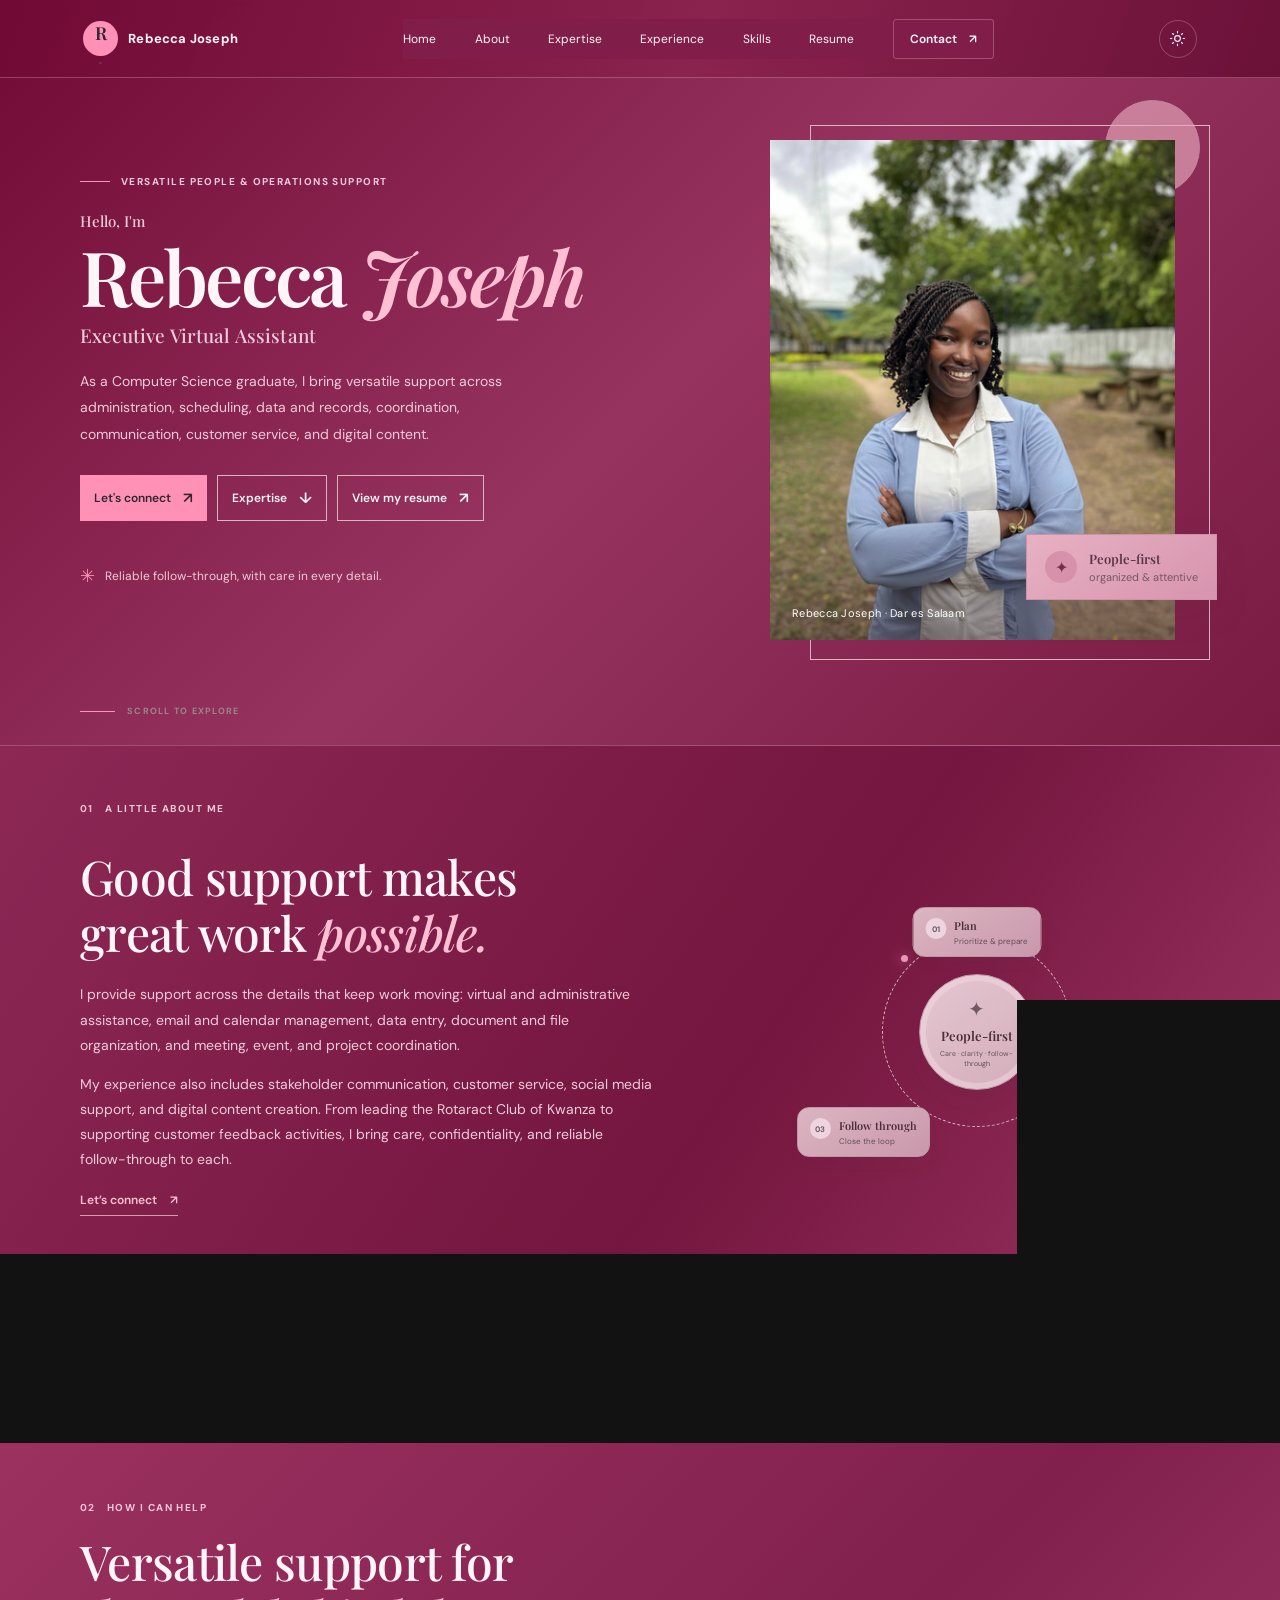
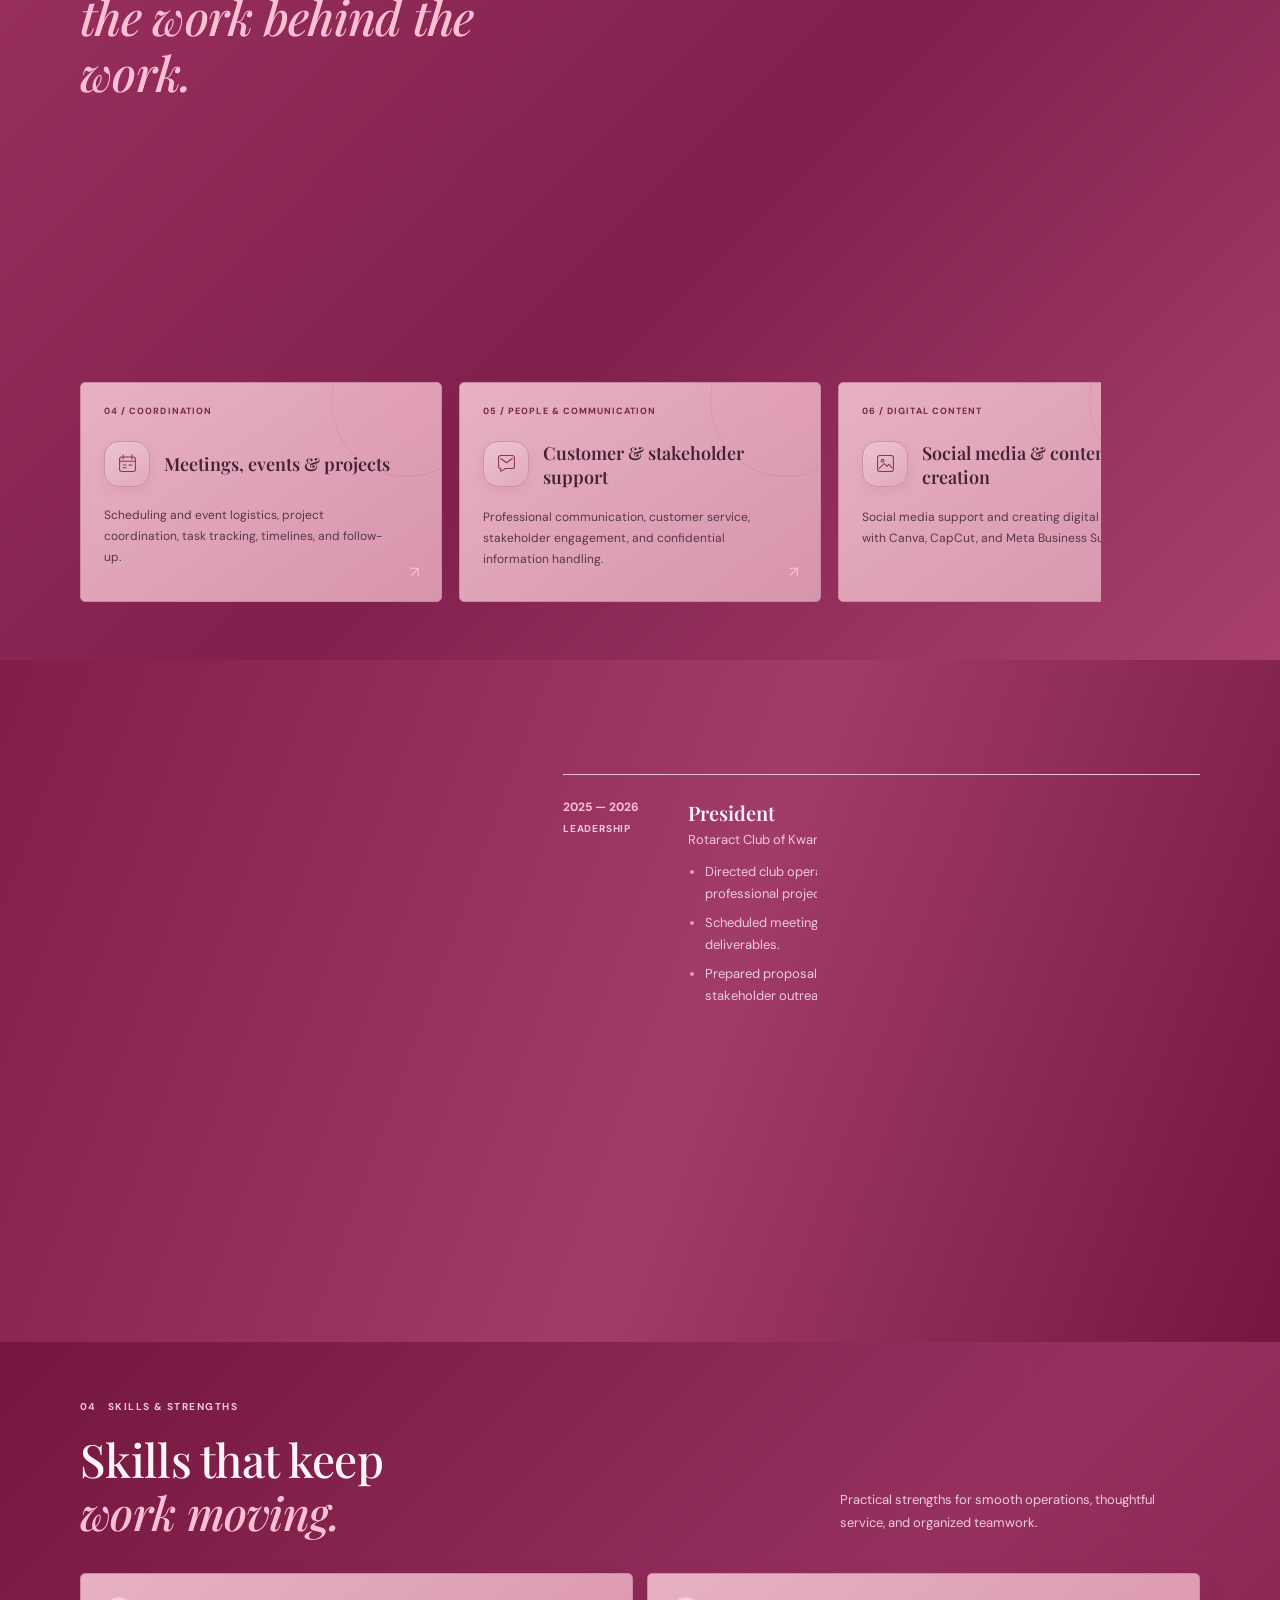
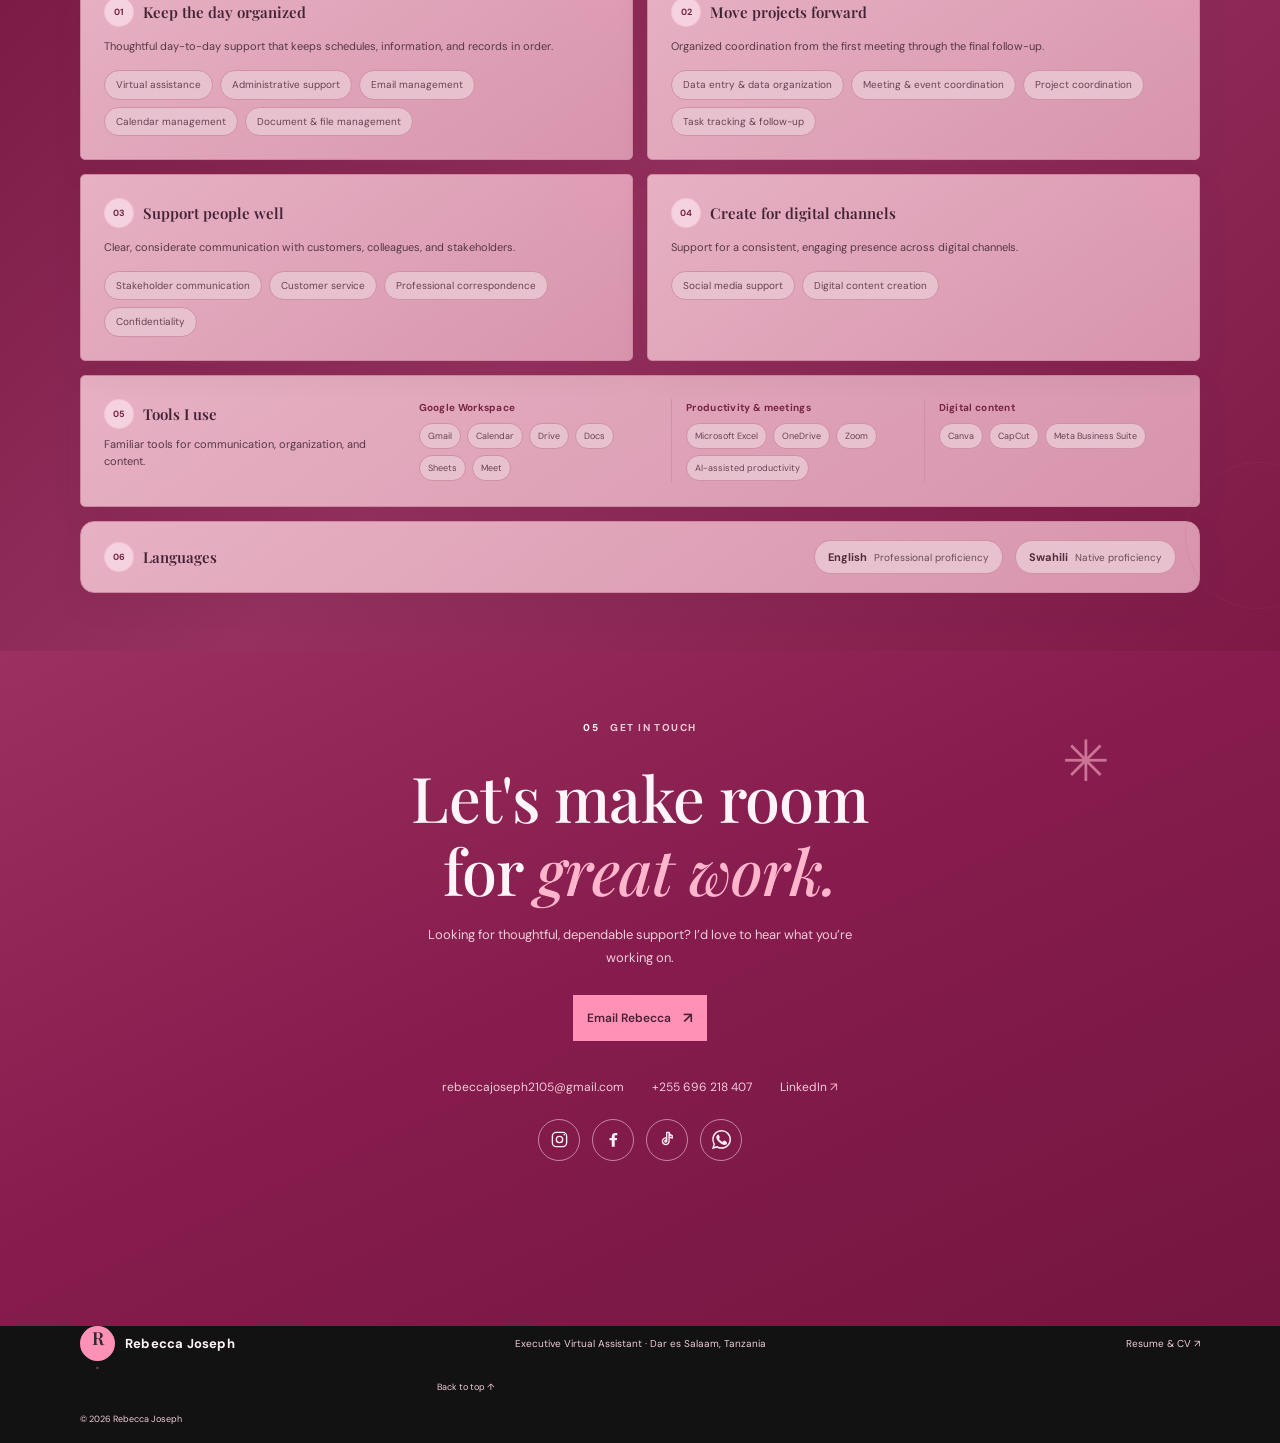
<file: index.html>
<!doctype html>
<html lang="en" data-theme="dark">
  <head>
    <meta charset="utf-8" />
    <meta name="viewport" content="width=device-width, initial-scale=1" />
    <meta
      name="description"
      content="Rebecca Joseph is an Executive Virtual Assistant supporting teams with administration, coordination, communication, and digital organization."
    />
    <meta name="theme-color" content="#fff8f8" />
    <title>Rebecca Joseph | Executive Virtual Assistant</title>
    <link rel="icon" type="image/png" sizes="256x256" href="assets/images/rebecca-favicon.png" />
    <script>
      try {
        document.documentElement.dataset.theme =
          localStorage.getItem("rebecca-portfolio-theme") || "dark";
      } catch (error) {}
    </script>
    <link rel="stylesheet" href="style.css" />
    <script src="script.js" defer></script>
  </head>
  <body>
    <a class="skip-link" href="#main">Skip to content</a>
    <header class="site-header">
      <a class="brand" href="#home" aria-label="Rebecca Joseph, home">
        <span class="brand-mark">R<span>.</span></span>
        <span class="brand-name">Rebecca Joseph</span>
      </a>
      <button
        class="menu-toggle"
        id="menuToggle"
        type="button"
        aria-expanded="false"
        aria-controls="siteNav"
        aria-label="Open navigation"
      >
        <span></span><span></span>
      </button>
      <nav class="site-nav" id="siteNav" aria-label="Main navigation">
        <a href="#home">Home</a>
        <a href="#about">About</a>
        <a href="#expertise">Expertise</a>
        <a href="#experience">Experience</a>
        <a href="#skills">Skills</a>
        <a href="resume.html">Resume</a>
        <a class="nav-contact" href="#contact">Contact <span>↗</span></a>
      </nav>
      <button
        class="theme-toggle"
        id="themeToggle"
        type="button"
        aria-label="Switch to rose theme"
        title="Switch color theme"
      >
        <svg class="theme-icon theme-icon-sun" viewBox="0 0 24 24" aria-hidden="true"><circle cx="12" cy="12" r="4" /><path d="M12 2v2m0 16v2M4.93 4.93l1.42 1.42m11.3 11.3 1.42 1.42M2 12h2m16 0h2M4.93 19.07l1.42-1.42m11.3-11.3 1.42-1.42" /></svg>
        <svg class="theme-icon theme-icon-moon" viewBox="0 0 24 24" aria-hidden="true"><circle cx="12" cy="12" r="2.1" /><circle cx="12" cy="5.1" r="2.1" /><circle cx="17.9" cy="8.6" r="2.1" /><circle cx="17.9" cy="15.4" r="2.1" /><circle cx="12" cy="18.9" r="2.1" /><circle cx="6.1" cy="15.4" r="2.1" /><circle cx="6.1" cy="8.6" r="2.1" /></svg>
      </button>
    </header>

    <main id="main">
      <section class="hero section-wrap" id="home">
        <div class="hero-copy reveal">
          <p class="eyebrow"><span class="eyebrow-line"></span> VERSATILE PEOPLE &amp; OPERATIONS SUPPORT</p>
          <p class="hero-greeting">Hello, I'm</p>
          <h1>Rebecca <span>Joseph</span></h1>
          <p class="hero-role">Executive Virtual Assistant</p>
          <p class="hero-intro">
            As a Computer Science graduate, I bring versatile support across
            administration, scheduling, data and records, coordination,
            communication, customer service, and digital content.
          </p>
          <div class="hero-actions">
            <a class="button button-dark" href="#contact">Let's connect <span>↗</span></a>
            <a class="button button-outline" href="#expertise">Expertise <span>↓</span></a>
            <a class="button button-outline hero-resume-link" href="resume.html">View my resume <span>↗</span></a>
          </div>
          <div class="hero-note">
            <span class="note-icon" aria-hidden="true">✳</span>
            <span>Reliable follow-through, with care in every detail.</span>
          </div>
        </div>
        <div class="hero-visual reveal" aria-label="Portrait of Rebecca Joseph">
          <div class="portrait-frame">
            <img
              src="assets/images/rebecca-joseph.jpg"
              alt="Rebecca Joseph"
              fetchpriority="high"
            />
            <span class="portrait-caption">Rebecca Joseph · Dar es Salaam</span>
          </div>
          <div class="floating-note">
            <span class="floating-icon" aria-hidden="true">✦</span>
            <span><strong>People-first</strong><small>organized &amp; attentive</small></span>
          </div>
          <span class="visual-ornament visual-ornament-one" aria-hidden="true"></span>
          <span class="visual-ornament visual-ornament-two" aria-hidden="true"></span>
        </div>
        <a class="scroll-cue" href="#about"><span></span> SCROLL TO EXPLORE</a>
      </section>

      <section class="intro-section section-wrap section-pad" id="about">
        <div class="section-label reveal"><span>01</span> A LITTLE ABOUT ME</div>
        <div class="intro-content">
          <div class="intro-copy reveal">
            <h2>Good support makes<br />great work <em>possible.</em></h2>
            <div class="intro-text">
              <p>
                I provide support across the details that keep work moving:
                virtual and administrative assistance, email and calendar
                management, data entry, document and file organization, and
                meeting, event, and project coordination.
              </p>
              <p>
                My experience also includes stakeholder communication,
                customer service, social media support, and digital content
                creation. From leading the Rotaract Club of Kwanza to
                supporting customer feedback activities, I bring care,
                confidentiality, and reliable follow-through to each.
              </p>
              <a class="underlined-link" href="#contact">
                Let’s connect <span>↗</span>
              </a>
            </div>
          </div>
          <div class="support-orbit reveal" role="img" aria-label="People-first support: plan by prioritizing and preparing, coordinate by keeping details moving, then follow through and close the loop.">
            <span class="support-orbit-ring" aria-hidden="true"></span>
            <span class="support-orbit-center"><span aria-hidden="true">✦</span><strong>People-first</strong><small>Care · clarity · follow-through</small></span>
            <span class="support-orbit-node orbit-node-plan"><small>01</small><span><strong>Plan</strong><em>Prioritize &amp; prepare</em></span></span>
            <span class="support-orbit-node orbit-node-coordinate"><small>02</small><span><strong>Coordinate</strong><em>Keep details moving</em></span></span>
            <span class="support-orbit-node orbit-node-follow"><small>03</small><span><strong>Follow through</strong><em>Close the loop</em></span></span>
          </div>
        </div>
        <div class="values-row reveal">
          <article class="value-card">
            <span class="value-number">01</span>
            <h3>Organized by nature</h3>
            <p>Tasks, files, and timelines kept clear and easy to follow.</p>
          </article>
          <article class="value-card">
            <span class="value-number">02</span>
            <h3>Thoughtful communication</h3>
            <p>Warm, professional updates that keep everyone in the loop.</p>
          </article>
          <article class="value-card">
            <span class="value-number">03</span>
            <h3>Reliable follow-through</h3>
            <p>Careful follow-up, with details and deadlines in mind.</p>
          </article>
        </div>
      </section>

      <section class="expertise-section section-pad" id="expertise">
        <div class="section-wrap">
          <div class="section-heading reveal">
            <div class="section-label"><span>02</span> HOW I CAN HELP</div>
            <h2>Versatile support for<br /><em>the work behind the work.</em></h2>
            <p>From daily administration to project coordination, customer care, and digital content.</p>
          </div>
          <div class="service-grid">
            <article class="service-card reveal">
              <span class="service-number">01 / ADMINISTRATION</span>
              <div class="service-icon" aria-hidden="true">
                <svg viewBox="0 0 32 32" fill="none"><path d="M10 5h12a2 2 0 0 1 2 2v19H8V7a2 2 0 0 1 2-2Z" /><path d="M12 11h8M12 16h8M12 21h5" /><path d="M12 5V3h8v2" /></svg>
              </div>
              <h3>Virtual &amp; administrative assistance</h3>
              <p>Day-to-day administrative help, document preparation, organized records, and dependable task support.</p>
              <span class="service-arrow" aria-hidden="true">↗</span>
            </article>
            <article class="service-card reveal">
              <span class="service-number">02 / SCHEDULING</span>
              <div class="service-icon" aria-hidden="true">
                <svg viewBox="0 0 32 32" fill="none"><rect x="5" y="7" width="22" height="20" rx="3" /><path d="M10 4v6M22 4v6M5 13h22M10 18h4M18 18h4M10 22h4" /></svg>
              </div>
              <h3>Email &amp; calendar management</h3>
              <p>Organized inboxes, calendar scheduling, meeting preparation, and clear, timely correspondence.</p>
              <span class="service-arrow" aria-hidden="true">↗</span>
            </article>
            <article class="service-card reveal">
              <span class="service-number">03 / DATA &amp; RECORDS</span>
              <div class="service-icon" aria-hidden="true">
                <svg viewBox="0 0 32 32" fill="none"><path d="M5 8a3 3 0 0 1 3-3h16a3 3 0 0 1 3 3v12a3 3 0 0 1-3 3h-9l-7 4v-4a3 3 0 0 1-3-3V8Z" /><path d="m8 9 8 6 8-6" /></svg>
              </div>
              <h3>Data &amp; document management</h3>
              <p>Accurate data entry and organization, well-maintained digital files, and spreadsheet updates.</p>
              <span class="service-arrow" aria-hidden="true">↗</span>
            </article>
            <article class="service-card reveal">
              <span class="service-number">04 / COORDINATION</span>
              <div class="service-icon" aria-hidden="true">
                <svg viewBox="0 0 32 32" fill="none"><rect x="5" y="7" width="22" height="20" rx="3" /><path d="M10 4v6M22 4v6M5 13h22M10 18h4M18 18h4M10 22h4" /></svg>
              </div>
              <h3>Meetings, events &amp; projects</h3>
              <p>Scheduling and event logistics, project coordination, task tracking, timelines, and follow-up.</p>
              <span class="service-arrow" aria-hidden="true">↗</span>
            </article>
            <article class="service-card reveal">
              <span class="service-number">05 / PEOPLE &amp; COMMUNICATION</span>
              <div class="service-icon" aria-hidden="true">
                <svg viewBox="0 0 32 32" fill="none"><path d="M5 8a3 3 0 0 1 3-3h16a3 3 0 0 1 3 3v12a3 3 0 0 1-3 3h-9l-7 4v-4a3 3 0 0 1-3-3V8Z" /><path d="m8 9 8 6 8-6" /></svg>
              </div>
              <h3>Customer &amp; stakeholder support</h3>
              <p>Professional communication, customer service, stakeholder engagement, and confidential information handling.</p>
              <span class="service-arrow" aria-hidden="true">↗</span>
            </article>
            <article class="service-card reveal">
              <span class="service-number">06 / DIGITAL CONTENT</span>
              <div class="service-icon" aria-hidden="true">
                <svg viewBox="0 0 32 32" fill="none"><rect x="5" y="5" width="22" height="22" rx="3" /><circle cx="12" cy="12" r="2" /><path d="m7 23 7-7 4 4 3-3 4 5" /></svg>
              </div>
              <h3>Social media &amp; content creation</h3>
              <p>Social media support and creating digital content with Canva, CapCut, and Meta Business Suite.</p>
              <span class="service-arrow" aria-hidden="true">↗</span>
            </article>
          </div>
        </div>
      </section>

      <section class="experience-section section-pad" id="experience">
        <div class="section-wrap">
          <div class="section-label reveal"><span>03</span> EXPERIENCE</div>
          <div class="experience-layout">
            <div class="experience-heading reveal">
              <h2>People, projects<br />&amp; <em>purpose.</em></h2>
              <p>
                Experience coordinating teams and supporting customer-facing
                activities in Dar es Salaam.
              </p>
            </div>
            <div class="timeline">
              <article class="timeline-item reveal">
                <div class="timeline-date">2025 — 2026 <span>LEADERSHIP</span></div>
                <div class="timeline-content">
                  <h3>President</h3>
                  <p class="timeline-org">Rotaract Club of Kwanza <span>·</span> Dar es Salaam</p>
                  <ul>
                    <li>Directed club operations and coordinated members across community and professional projects.</li>
                    <li>Scheduled meetings and events, monitored timelines, and followed up on deliverables.</li>
                    <li>Prepared proposals, reports, announcements, and project documents; supported stakeholder outreach.</li>
                  </ul>
                </div>
              </article>
              <article class="timeline-item reveal">
                <div class="timeline-date">2025 <span>2 MONTHS</span></div>
                <div class="timeline-content">
                  <h3>Customer Feedback Assistant</h3>
                  <p class="timeline-org">TVS <span>·</span> Dar es Salaam</p>
                  <ul>
                    <li>Collected and accurately recorded customer feedback during an anniversary campaign.</li>
                    <li>Organized customer information for reporting and engaged customers professionally.</li>
                    <li>Handled customer data with accuracy and confidentiality.</li>
                  </ul>
                </div>
              </article>
            </div>
          </div>
        </div>
      </section>

      <section class="skills-section section-pad" id="skills">
        <div class="section-wrap skills-layout">
          <div class="skills-heading reveal">
            <div class="section-label"><span>04</span> SKILLS &amp; STRENGTHS</div>
            <h2>Skills that keep<br /><em>work moving.</em></h2>
            <p>
              Practical strengths for smooth operations, thoughtful service, and
              organized teamwork.
            </p>
          </div>
          <div class="skills-content reveal">
            <div class="skill-group">
              <h3><span>01</span> Keep the day organized</h3>
              <p>Thoughtful day-to-day support that keeps schedules, information, and records in order.</p>
              <div class="skill-tags"><span>Virtual assistance</span><span>Administrative support</span><span>Email management</span><span>Calendar management</span><span>Document &amp; file management</span></div>
            </div>
            <div class="skill-group">
              <h3><span>02</span> Move projects forward</h3>
              <p>Organized coordination from the first meeting through the final follow-up.</p>
              <div class="skill-tags"><span>Data entry &amp; data organization</span><span>Meeting &amp; event coordination</span><span>Project coordination</span><span>Task tracking &amp; follow-up</span></div>
            </div>
            <div class="skill-group">
              <h3><span>03</span> Support people well</h3>
              <p>Clear, considerate communication with customers, colleagues, and stakeholders.</p>
              <div class="skill-tags"><span>Stakeholder communication</span><span>Customer service</span><span>Professional correspondence</span><span>Confidentiality</span></div>
            </div>
            <div class="skill-group">
              <h3><span>04</span> Create for digital channels</h3>
              <p>Support for a consistent, engaging presence across digital channels.</p>
              <div class="skill-tags"><span>Social media support</span><span>Digital content creation</span></div>
            </div>
            <div class="tools-panel">
              <div class="tools-heading">
                <h3><span>05</span> Tools I use</h3>
                <p>Familiar tools for communication, organization, and content.</p>
              </div>
              <div class="tool-collections">
                <div class="tool-collection">
                  <h4>Google Workspace</h4>
                  <div class="skill-tags"><span>Gmail</span><span>Calendar</span><span>Drive</span><span>Docs</span><span>Sheets</span><span>Meet</span></div>
                </div>
                <div class="tool-collection">
                  <h4>Productivity &amp; meetings</h4>
                  <div class="skill-tags"><span>Microsoft Excel</span><span>OneDrive</span><span>Zoom</span><span>AI-assisted productivity</span></div>
                </div>
                <div class="tool-collection">
                  <h4>Digital content</h4>
                  <div class="skill-tags"><span>Canva</span><span>CapCut</span><span>Meta Business Suite</span></div>
                </div>
              </div>
            </div>
            <div class="language-row">
              <span class="language-title"><span>06</span> Languages</span>
              <div class="language-list">
                <div><strong>English</strong><small>Professional proficiency</small></div>
                <div><strong>Swahili</strong><small>Native proficiency</small></div>
              </div>
            </div>
          </div>
        </div>
      </section>

      <section class="contact-section section-pad" id="contact">
        <div class="section-wrap contact-inner reveal">
          <div class="section-label"><span>05</span> GET IN TOUCH</div>
          <h2>Let's make room<br />for <em>great work.</em></h2>
          <p>
            Looking for thoughtful, dependable support? I’d love to hear what
            you’re working on.
          </p>
          <a class="button button-light" href="mailto:rebeccajoseph2105@gmail.com">Email Rebecca <span>↗</span></a>
          <div class="contact-links">
            <a href="mailto:rebeccajoseph2105@gmail.com">rebeccajoseph2105@gmail.com</a>
            <a href="tel:+255696218407">+255 696 218 407</a>
            <a href="https://www.linkedin.com/in/rebecca-joseph-062344360" target="_blank" rel="noopener noreferrer">LinkedIn <span>↗</span></a>
          </div>
          <div class="contact-socials" aria-label="Social media">
            <a href="https://www.instagram.com/your-username/" target="_blank" rel="noopener noreferrer" aria-label="Instagram profile (placeholder link)">
              <svg viewBox="0 0 24 24" aria-hidden="true"><rect x="3" y="3" width="18" height="18" rx="5"></rect><circle cx="12" cy="12" r="4"></circle><circle class="social-icon-dot" cx="18" cy="6" r="1"></circle></svg>
            </a>
            <a href="https://www.facebook.com/your-username/" target="_blank" rel="noopener noreferrer" aria-label="Facebook profile (placeholder link)">
              <svg viewBox="0 0 24 24" aria-hidden="true"><path class="social-icon-fill" d="M13.5 21v-8h2.7l.4-3h-3.1V8.1c0-.9.3-1.5 1.6-1.5h1.7V3.9c-.3 0-1.4-.1-2.6-.1-2.6 0-4.4 1.6-4.4 4.5V10H7v3h2.8v8h3.7Z"></path></svg>
            </a>
            <a href="https://www.tiktok.com/@your-username" target="_blank" rel="noopener noreferrer" aria-label="TikTok profile (placeholder link)">
              <svg viewBox="0 0 24 24" aria-hidden="true"><path d="M14 3v11.2a4.2 4.2 0 1 1-3.2-4.1v3.2a1.2 1.2 0 1 0 .2 1V3h3c.2 2.2 1.6 3.8 4 4.2v3.1A8 8 0 0 1 14 8.5"></path></svg>
            </a>
            <a href="https://wa.me/255696218407" target="_blank" rel="noopener noreferrer" aria-label="Message Rebecca on WhatsApp">
              <svg class="whatsapp-icon" viewBox="0 0 24 24" aria-hidden="true"><path d="M20.5 3.5A11.8 11.8 0 0 0 12.1 0C5.6 0 .3 5.3.3 11.8c0 2.1.6 4.2 1.6 6L0 24l6.4-1.7a12 12 0 0 0 5.7 1.5h.1c6.5 0 11.8-5.3 11.8-11.8 0-3.2-1.2-6.2-3.5-8.5Zm-8.4 18.3h-.1a9.9 9.9 0 0 1-5-1.4l-.4-.2-3.8 1 1-3.7-.3-.4a9.8 9.8 0 0 1-1.5-5.3A10 10 0 0 1 12.1 2c2.7 0 5.2 1 7.1 2.9a10 10 0 0 1 2.9 7.1c0 5.4-4.5 9.8-10 9.8Zm5.5-7.4c-.3-.2-1.8-.9-2.1-1-.3-.1-.5-.2-.7.2-.2.3-.8 1-1 1.2-.2.2-.4.2-.7.1-.3-.2-1.3-.5-2.5-1.6-.9-.8-1.5-1.8-1.7-2.1-.2-.3 0-.5.1-.6l.5-.6.3-.5c.1-.2 0-.4 0-.6l-1-2.3c-.2-.6-.5-.5-.7-.5h-.6c-.2 0-.6.1-.9.4-.3.3-1.2 1.2-1.2 2.8s1.2 3.2 1.4 3.4c.2.2 2.4 3.7 5.9 5.2.8.4 1.4.6 1.9.7.8.3 1.6.2 2.2.1.7-.1 1.8-.7 2-1.4.3-.7.3-1.3.2-1.4-.1-.2-.3-.3-.6-.5Z"></path></svg>
            </a>
          </div>
          <span class="contact-flower" aria-hidden="true">✳</span>
        </div>
      </section>
    </main>

    <footer class="site-footer section-wrap">
      <a class="brand" href="#home">
        <span class="brand-mark">R<span>.</span></span>
        <span class="brand-name">Rebecca Joseph</span>
      </a>
      <p>Executive Virtual Assistant <span>·</span> Dar es Salaam, Tanzania</p>
      <a class="back-top" href="resume.html">Resume &amp; CV ↗</a>
      <a class="footer-home" href="#home">Back to top ↑</a>
      <small>© <span id="year"></span> Rebecca Joseph</small>
    </footer>
  </body>
</html>
</file>
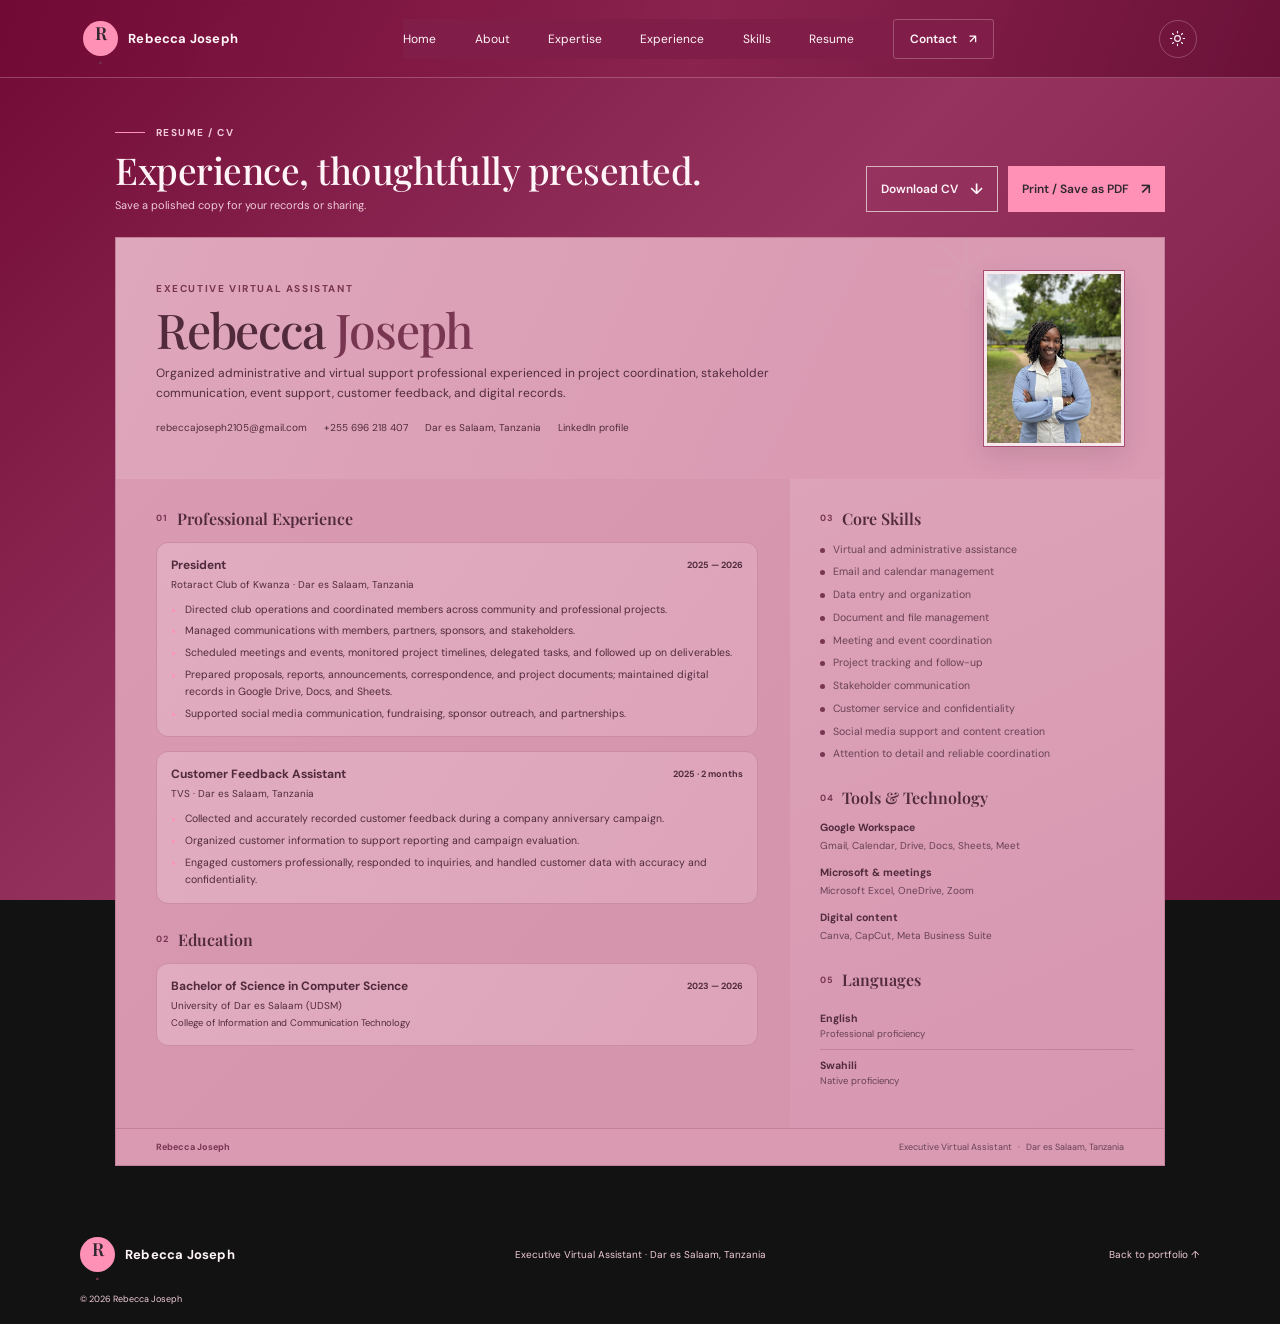
<file: resume.html>
<!doctype html>
<html lang="en" data-theme="dark">
  <head>
    <meta charset="utf-8" />
    <meta name="viewport" content="width=device-width, initial-scale=1" />
    <meta
      name="description"
      content="Rebecca Joseph's resume: executive virtual assistance, administration, project coordination, and customer support."
    />
    <meta name="theme-color" content="#fff8f8" />
    <title>Resume | Rebecca Joseph</title>
    <link rel="icon" type="image/png" sizes="256x256" href="assets/images/rebecca-favicon.png" />
    <script>
      try {
        document.documentElement.dataset.theme =
          localStorage.getItem("rebecca-portfolio-theme") || "dark";
      } catch (error) {}
    </script>
    <link rel="stylesheet" href="style.css" />
    <script src="script.js" defer></script>
  </head>
  <body class="resume-page">
    <a class="skip-link" href="#resume">Skip to resume</a>
    <header class="site-header">
      <a class="brand" href="index.html#home" aria-label="Rebecca Joseph, home">
        <span class="brand-mark">R<span>.</span></span>
        <span class="brand-name">Rebecca Joseph</span>
      </a>
      <button
        class="menu-toggle"
        id="menuToggle"
        type="button"
        aria-expanded="false"
        aria-controls="siteNav"
        aria-label="Open navigation"
      >
        <span></span><span></span>
      </button>
      <nav class="site-nav" id="siteNav" aria-label="Main navigation">
        <a href="index.html#home">Home</a>
        <a href="index.html#about">About</a>
        <a href="index.html#expertise">Expertise</a>
        <a href="index.html#experience">Experience</a>
        <a href="index.html#skills">Skills</a>
        <a href="resume.html">Resume</a>
        <a class="nav-contact" href="index.html#contact">Contact <span>↗</span></a>
      </nav>
      <button
        class="theme-toggle"
        id="themeToggle"
        type="button"
        aria-label="Switch to rose theme"
        title="Switch color theme"
      >
        <svg class="theme-icon theme-icon-sun" viewBox="0 0 24 24" aria-hidden="true"><circle cx="12" cy="12" r="4" /><path d="M12 2v2m0 16v2M4.93 4.93l1.42 1.42m11.3 11.3 1.42 1.42M2 12h2m16 0h2M4.93 19.07l1.42-1.42m11.3-11.3 1.42-1.42" /></svg>
        <svg class="theme-icon theme-icon-moon" viewBox="0 0 24 24" aria-hidden="true"><circle cx="12" cy="12" r="2.1" /><circle cx="12" cy="5.1" r="2.1" /><circle cx="17.9" cy="8.6" r="2.1" /><circle cx="17.9" cy="15.4" r="2.1" /><circle cx="12" cy="18.9" r="2.1" /><circle cx="6.1" cy="15.4" r="2.1" /><circle cx="6.1" cy="8.6" r="2.1" /></svg>
      </button>
    </header>

    <main id="resume" class="resume-wrap">
      <div class="resume-toolbar">
        <div>
          <p class="eyebrow"><span class="eyebrow-line"></span> RESUME / CV</p>
          <h1>Experience, thoughtfully presented.</h1>
          <p>Save a polished copy for your records or sharing.</p>
        </div>
        <div class="resume-actions">
          <a
            class="button button-outline"
            href="assets/Rebecca-Joseph-CV.pdf"
            download="Rebecca-Joseph-CV.pdf"
          >
            Download CV <span>↓</span>
          </a>
          <button class="button button-dark" type="button" onclick="window.print()">
            Print / Save as PDF <span>↗</span>
          </button>
        </div>
      </div>

      <article class="cv-paper">
        <header class="cv-header">
          <div class="cv-header-copy">
            <p class="cv-overline">EXECUTIVE VIRTUAL ASSISTANT</p>
            <h2>Rebecca <em>Joseph</em></h2>
            <p class="cv-summary">
              Organized administrative and virtual support professional
              experienced in project coordination, stakeholder communication,
              event support, customer feedback, and digital records.
            </p>
            <ul class="cv-contact" aria-label="Contact details">
              <li><a href="mailto:rebeccajoseph2105@gmail.com">rebeccajoseph2105@gmail.com</a></li>
              <li><a href="tel:+255696218407">+255 696 218 407</a></li>
              <li>Dar es Salaam, Tanzania</li>
              <li><a href="https://www.linkedin.com/in/rebecca-joseph-062344360" target="_blank" rel="noopener noreferrer">LinkedIn profile</a></li>
            </ul>
          </div>
          <div class="cv-photo">
            <img src="assets/images/rebecca-joseph.jpg" alt="Rebecca Joseph" />
          </div>
          <span class="cv-header-flower" aria-hidden="true">✳</span>
        </header>

        <div class="cv-body">
          <div class="cv-main">
            <section class="cv-section">
              <h3><span>01</span> Professional Experience</h3>
              <article class="cv-entry">
                <div class="cv-entry-heading">
                  <div>
                    <h4>President</h4>
                    <p>Rotaract Club of Kwanza <span>·</span> Dar es Salaam, Tanzania</p>
                  </div>
                  <time>2025 — 2026</time>
                </div>
                <ul>
                  <li>Directed club operations and coordinated members across community and professional projects.</li>
                  <li>Managed communications with members, partners, sponsors, and stakeholders.</li>
                  <li>Scheduled meetings and events, monitored project timelines, delegated tasks, and followed up on deliverables.</li>
                  <li>Prepared proposals, reports, announcements, correspondence, and project documents; maintained digital records in Google Drive, Docs, and Sheets.</li>
                  <li>Supported social media communication, fundraising, sponsor outreach, and partnerships.</li>
                </ul>
              </article>
              <article class="cv-entry">
                <div class="cv-entry-heading">
                  <div>
                    <h4>Customer Feedback Assistant</h4>
                    <p>TVS <span>·</span> Dar es Salaam, Tanzania</p>
                  </div>
                  <time>2025 · 2 months</time>
                </div>
                <ul>
                  <li>Collected and accurately recorded customer feedback during a company anniversary campaign.</li>
                  <li>Organized customer information to support reporting and campaign evaluation.</li>
                  <li>Engaged customers professionally, responded to inquiries, and handled customer data with accuracy and confidentiality.</li>
                </ul>
              </article>
            </section>

            <section class="cv-section">
              <h3><span>02</span> Education</h3>
              <article class="cv-entry cv-education-entry">
                <div class="cv-entry-heading">
                  <div>
                    <h4>Bachelor of Science in Computer Science</h4>
                    <p>University of Dar es Salaam (UDSM)</p>
                    <p class="cv-school-detail">College of Information and Communication Technology</p>
                  </div>
                  <time>2023 — 2026</time>
                </div>
              </article>
            </section>
          </div>

          <aside class="cv-sidebar">
            <section class="cv-section">
              <h3><span>03</span> Core Skills</h3>
              <ul class="cv-skill-list">
                <li>Virtual and administrative assistance</li>
                <li>Email and calendar management</li>
                <li>Data entry and organization</li>
                <li>Document and file management</li>
                <li>Meeting and event coordination</li>
                <li>Project tracking and follow-up</li>
                <li>Stakeholder communication</li>
                <li>Customer service and confidentiality</li>
                <li>Social media support and content creation</li>
                <li>Attention to detail and reliable coordination</li>
              </ul>
            </section>

            <section class="cv-section">
              <h3><span>04</span> Tools &amp; Technology</h3>
              <div class="cv-tool-group">
                <h4>Google Workspace</h4>
                <p>Gmail, Calendar, Drive, Docs, Sheets, Meet</p>
              </div>
              <div class="cv-tool-group">
                <h4>Microsoft &amp; meetings</h4>
                <p>Microsoft Excel, OneDrive, Zoom</p>
              </div>
              <div class="cv-tool-group">
                <h4>Digital content</h4>
                <p>Canva, CapCut, Meta Business Suite</p>
              </div>
            </section>

            <section class="cv-section">
              <h3><span>05</span> Languages</h3>
              <div class="cv-language"><strong>English</strong><span>Professional proficiency</span></div>
              <div class="cv-language"><strong>Swahili</strong><span>Native proficiency</span></div>
            </section>
          </aside>
        </div>

        <footer class="cv-footer">
          <span>Rebecca Joseph</span>
          <span>Executive Virtual Assistant <i>·</i> Dar es Salaam, Tanzania</span>
        </footer>
      </article>
    </main>

    <footer class="site-footer section-wrap resume-site-footer">
      <a class="brand" href="index.html#home">
        <span class="brand-mark">R<span>.</span></span>
        <span class="brand-name">Rebecca Joseph</span>
      </a>
      <p>Executive Virtual Assistant <span>·</span> Dar es Salaam, Tanzania</p>
      <a class="back-top" href="index.html">Back to portfolio ↑</a>
      <small>© <span id="year"></span> Rebecca Joseph</small>
    </footer>
  </body>
</html>
</file>
<file: style.css>
@import url("https://fonts.googleapis.com/css2?family=DM+Sans:wght@400;500;600;700&family=Playfair+Display:ital,wght@0,500;0,600;0,700;1,500;1,600&display=swap");

:root {
  color-scheme: light;
  --paper: #fff9f8;
  --white: #ffffff;
  --ink: #563746;
  --muted: #796872;
  --rose: #d9155d;
  --rose-dark: #b80e4b;
  --rose-pale: #f9dce7;
  --rose-soft: #fceaf1;
  --line: #eadde0;
  --serif: "Playfair Display", Georgia, serif;
  --sans: "DM Sans", "Segoe UI", sans-serif;
}

* { box-sizing: border-box; }
html { scroll-behavior: smooth; scroll-padding-top: 85px; }
body {
  margin: 0;
  background: var(--paper);
  color: var(--ink);
  font-family: var(--sans);
  -webkit-font-smoothing: antialiased;
}
a { color: inherit; text-decoration: none; }
button { font: inherit; }
::selection { background: #e8b6c4; color: var(--ink); }

.skip-link {
  position: fixed;
  z-index: 20;
  top: 10px;
  left: 10px;
  padding: 10px 14px;
  transform: translateY(-150%);
  border-radius: 6px;
  background: var(--ink);
  color: var(--white);
}
.skip-link:focus { transform: translateY(0); }
.site-header {
  position: sticky;
  z-index: 10;
  top: 0;
  display: flex;
  height: 78px;
  align-items: center;
  justify-content: space-between;
  padding: 0 max(6.5vw, calc((100vw - 1200px) / 2));
  border-bottom: 1px solid rgba(234, 221, 224, 0.8);
  background: rgba(255, 249, 248, 0.92);
  backdrop-filter: blur(16px);
}
.brand { display: inline-flex; align-items: center; gap: 10px; }
.brand-mark {
  display: grid;
  width: 35px;
  height: 35px;
  place-items: center;
  border-radius: 50%;
  background: var(--ink);
  color: white;
  font: 600 18px var(--serif);
}
.brand-mark span { color: #e7a5b8; }
.brand-name { font-size: 13px; font-weight: 700; letter-spacing: 0.2px; }
.site-nav { display: flex; align-items: center; gap: clamp(20px, 3vw, 42px); }
.site-nav > a:not(.nav-contact) { color: var(--muted); font-size: 12px; transition: color .2s ease; }
.site-nav > a:hover { color: var(--rose-dark); }
.nav-contact {
  padding: 11px 16px;
  border: 1px solid var(--line);
  border-radius: 3px;
  font-size: 12px;
  font-weight: 600;
  transition: background .2s ease, border-color .2s ease;
}
.nav-contact span { margin-left: 9px; color: var(--rose-dark); }
.nav-contact:hover { border-color: #d7a4b2; background: var(--rose-soft); }
.menu-toggle { display: none; }

.section-wrap { width: min(1120px, calc(100% - 64px)); margin-inline: auto; }
.section-pad { padding-block: 58px; }
.hero {
  position: relative;
  display: grid;
  min-height: 640px;
  grid-template-columns: 1.06fr .94fr;
  align-items: center;
  gap: 6.5%;
  padding-top: 47px;
  padding-bottom: 85px;
}
.hero-copy { position: relative; z-index: 1; padding-bottom: 22px; }
.eyebrow, .section-label {
  display: flex;
  align-items: center;
  gap: 11px;
  color: var(--rose-dark);
  font-size: 10px;
  font-weight: 700;
  letter-spacing: 1.45px;
}
.eyebrow { margin: 0 0 23px; }
.eyebrow-line { width: 30px; height: 1px; background: var(--rose); }
.hero-greeting {
  margin: 0 0 5px;
  color: var(--muted);
  font: 500 15px/1.4 var(--serif);
}
h1, h2, h3, p { margin-top: 0; }
.hero h1 {
  margin-bottom: 8px;
  font: 600 clamp(48px, 6.4vw, 76px)/1.02 var(--serif);
  letter-spacing: -2.6px;
}
.hero h1 span { color: var(--rose-dark); font-style: italic; }
.hero-role {
  margin-bottom: 19px;
  color: var(--rose-dark);
  font: 500 clamp(15px, 1.8vw, 19px)/1.4 var(--serif);
  letter-spacing: .15px;
}
.hero-intro {
  max-width: 470px;
  margin-bottom: 28px;
  color: var(--muted);
  font-size: 14px;
  line-height: 1.9;
}
.hero-intro strong { color: var(--ink); }
.hero-actions { display: flex; align-items: center; gap: 10px; flex-wrap: wrap; }
.button {
  display: inline-flex;
  min-height: 46px;
  align-items: center;
  justify-content: center;
  gap: 12px;
  padding: 0 14px;
  font-size: 12px;
  font-weight: 600;
  transition: transform .2s ease, background .2s ease, border-color .2s ease, color .2s ease;
}
.button:hover { transform: translateY(-2px); }
.button-dark { background: var(--ink); color: white; }
.button-dark:hover { background: var(--rose-dark); }
.button-outline { border: 1px solid var(--line); background: transparent; color: var(--ink); }
.button-outline:hover { border-color: var(--rose); background: var(--rose-soft); }
.button span { font-size: 15px; }
.hero-actions .button span { transition: transform .2s ease; }
.hero-actions .button:hover span { transform: translate(2px, -2px); }
.text-link, .underlined-link { font-size: 12px; font-weight: 600; }
.text-link span { padding-left: 8px; color: var(--rose-dark); }
.hero-note {
  display: flex;
  align-items: center;
  gap: 10px;
  margin-top: 43px;
  color: var(--muted);
  font-size: 12px;
}
.note-icon { color: var(--rose); font-size: 18px; }
.hero-visual { position: relative; width: min(100%, 430px); justify-self: end; padding: 15px 25px 20px 0; }
.hero-copy.reveal { animation: hero-copy-arrive .72s ease-out both; }
.hero-visual.reveal { animation: hero-portrait-arrive .9s .12s ease-out both; }
.portrait-frame {
  position: relative;
  z-index: 1;
  height: min(500px, 42vw);
  min-height: 370px;
  overflow: hidden;
  background: #f0d7dc;
}
.portrait-frame::before {
  position: absolute;
  z-index: 1;
  inset: auto 0 0;
  height: 32%;
  background: linear-gradient(transparent, rgba(33, 18, 24, .45));
  content: "";
}
.portrait-frame img { width: 100%; height: 100%; object-fit: cover; object-position: center 26%; }
.portrait-caption {
  position: absolute;
  z-index: 2;
  bottom: 20px;
  left: 22px;
  color: white;
  font-size: 11px;
  letter-spacing: .3px;
}
.floating-note {
  position: absolute;
  z-index: 2;
  right: -17px;
  bottom: 60px;
  display: flex;
  align-items: center;
  gap: 12px;
  padding: 15px 18px;
  background: white;
  box-shadow: 0 12px 35px rgba(67, 33, 47, .12);
}
.floating-icon { display: grid; width: 32px; height: 32px; place-items: center; border-radius: 50%; background: var(--rose-soft); color: var(--rose-dark); }
.floating-note strong, .floating-note small { display: block; }
.floating-note strong { font: 600 13px var(--serif); }
.floating-note small { margin-top: 3px; color: var(--muted); font-size: 11px; }
.visual-ornament { position: absolute; border: 1px solid #e2b9c3; }
.visual-ornament-one { inset: 0 0 0 30px; transform: translate(10px, 0); }
.visual-ornament-two { z-index: 0; top: -25px; right: 0; width: 95px; height: 95px; border-radius: 50%; background: var(--rose-pale); opacity: .8; }
.hero-visual.reveal.is-visible .visual-ornament-two { animation: ornament-drift 7s ease-in-out infinite alternate; }
.scroll-cue {
  position: absolute;
  bottom: 28px;
  left: 0;
  display: flex;
  align-items: center;
  gap: 12px;
  color: #9b858e;
  font-size: 9px;
  font-weight: 700;
  letter-spacing: 1.25px;
}
.scroll-cue span { width: 35px; height: 1px; background: var(--rose); }

.section-wrap.intro-section {
  position: relative;
  isolation: isolate;
  width: 100%;
  padding-top: 56px;
  padding-right: max(24px, calc((100% - 1120px) / 2));
  padding-bottom: 64px;
  padding-left: max(24px, calc((100% - 1120px) / 2));
  border-top: 1px solid var(--line);
  background:
    radial-gradient(ellipse at 92% 18%, rgba(206, 113, 141, .09), transparent 28%),
    linear-gradient(180deg, rgba(247, 229, 233, .26), transparent 68%);
}
.section-label { color: var(--muted); }
.section-label span { color: var(--rose-dark); }
.intro-content { display: grid; grid-template-columns: minmax(0, 1fr) minmax(260px, .78fr); align-items: center; gap: 9%; padding: 34px 0 43px; }
.intro-copy { display: grid; align-self: start; gap: 22px; }
.intro-content h2, .section-heading h2, .experience-heading h2, .skills-heading h2, .contact-inner h2 {
  margin-bottom: 0;
  font: 500 clamp(34px, 4vw, 48px)/1.16 var(--serif);
  letter-spacing: -.7px;
}
.intro-content h2 em, .section-heading h2 em, .experience-heading h2 em, .skills-heading h2 em, .contact-inner h2 em { color: var(--rose-dark); }
.intro-text { align-self: auto; }
.intro-text p { margin-bottom: 14px; color: var(--muted); font-size: 14px; line-height: 1.8; }
.underlined-link { display: inline-flex; align-items:center; gap: 13px; margin-top: 5px; padding: 0 0 7px; border-bottom: 1px solid #d59bab; color: var(--rose-dark); transition:gap .2s ease; }
.underlined-link:hover { gap: 18px; }
.underlined-link span { color: var(--rose-dark); }
.support-orbit {
  position: relative;
  display: grid;
  width: min(100%, 360px);
  height: 250px;
  place-items: center;
  justify-self: center;
  margin: 0;
  color: var(--ink);
}
.support-orbit-ring {
  position: absolute;
  top: 50%;
  left: 50%;
  width: 190px;
  height: 190px;
  border: 1px dashed color-mix(in srgb, var(--rose) 48%, transparent);
  border-radius: 50%;
  transform: translate(-50%, -50%);
  animation: orbit-turn 36s linear infinite;
}
.support-orbit-ring::after {
  position: absolute;
  top: 17px;
  left: 18px;
  width: 7px;
  height: 7px;
  border-radius: 50%;
  background: var(--rose);
  box-shadow: 0 0 12px color-mix(in srgb, var(--rose) 60%, transparent);
  content: "";
}
.support-orbit-center {
  z-index: 1;
  display: flex;
  width: 116px;
  height: 116px;
  align-items: center;
  justify-content: center;
  flex-direction: column;
  gap: 5px;
  border: 1px solid color-mix(in srgb, var(--rose) 35%, var(--line));
  border-radius: 50%;
  background: radial-gradient(circle at 35% 28%, color-mix(in srgb, var(--white) 98%, var(--rose-pale)), color-mix(in srgb, var(--rose-pale) 76%, var(--white)));
  box-shadow: 0 12px 30px rgba(80, 38, 53, .1), inset 0 0 0 6px color-mix(in srgb, var(--white) 45%, transparent);
  text-align: center;
}
.support-orbit-center > span { color: var(--rose-dark); font-size: 20px; }
.support-orbit-center strong { font: 600 13px var(--serif); }
.support-orbit-center > small { max-width: 90px; color: var(--muted); font-size: 7px; line-height: 1.4; }
.support-orbit-node {
  position: absolute;
  z-index: 2;
  display: inline-flex;
  align-items: flex-start;
  gap: 8px;
  padding: 10px 12px;
  border: 1px solid color-mix(in srgb, var(--rose) 28%, var(--line));
  border-radius: 12px;
  background: color-mix(in srgb, var(--white) 92%, var(--rose-pale));
  box-shadow: 0 8px 20px rgba(80, 38, 53, .08);
  white-space: nowrap;
}
.support-orbit-node > small { display: grid; width: 21px; height: 21px; flex: 0 0 auto; place-items: center; border-radius: 50%; background: var(--rose-pale); color: var(--rose-dark); font-size: 8px; font-weight: 700; }
.support-orbit-node > span { display: grid; gap: 3px; }
.support-orbit-node strong { color: var(--ink); font: 600 11px var(--serif); }
.support-orbit-node em { color: var(--muted); font-size: 8px; font-style: normal; }
.orbit-node-plan { top: 0; left: 50%; transform: translateX(-50%); }
.orbit-node-coordinate { top: 50%; right: 0; transform: translateY(-50%); }
.orbit-node-follow { bottom: 0; left: 0; }
.values-row { display: grid; grid-template-columns: repeat(3, minmax(0, 1fr)); gap: 13px; }
.value-card {
  position: relative;
  display: grid;
  grid-template-columns: max-content minmax(0, 1fr);
  align-content: start;
  column-gap: 10px;
  row-gap: 8px;
  min-height: 120px;
  padding: 16px 19px;
  overflow: hidden;
  border: 1px solid color-mix(in srgb, var(--rose) 22%, var(--line));
  border-radius: 16px;
  background: linear-gradient(145deg, color-mix(in srgb, var(--white) 96%, var(--rose-pale)), color-mix(in srgb, var(--white) 82%, transparent));
  box-shadow: 0 9px 24px rgba(80, 38, 53, .045);
  transition: transform .3s cubic-bezier(.2,.75,.25,1), border-color .25s ease, box-shadow .3s ease;
}
.value-card::before { position: absolute; top: -34px; right: -25px; width: 92px; height: 92px; border-radius: 50%; background: radial-gradient(circle, color-mix(in srgb, var(--rose) 15%, transparent), transparent 70%); content: ""; transition: transform .35s ease; }
.value-card::after {
  position: absolute;
  right: -17px;
  bottom: -27px;
  width: 76px;
  height: 76px;
  border: 1px solid rgba(206, 113, 141, .18);
  border-radius: 50%;
  transition: transform .35s ease;
  content: "";
}
.value-card:hover { transform: translateY(-5px); border-color: color-mix(in srgb, var(--rose) 52%, var(--line)); box-shadow: 0 16px 32px rgba(80, 38, 53, .11); }
.value-card:hover::before { transform: scale(1.2); }
.value-card:hover::after { transform: scale(1.25) translate(-5px, -5px); }
.values-row.reveal .value-card { opacity: 0; transform: translateY(12px); transition: opacity .55s ease, transform .55s cubic-bezier(.2,.75,.25,1), border-color .22s ease, box-shadow .28s ease; }
.values-row.reveal.is-visible .value-card { opacity: 1; transform: none; }
.values-row.reveal.is-visible .value-card:nth-child(2) { transition-delay: .1s; }
.values-row.reveal.is-visible .value-card:nth-child(3) { transition-delay: .2s; }
.values-row.reveal.is-visible .value-card:hover { transform: translateY(-5px); }
.value-number { display: inline-flex; min-width: 29px; height: 25px; align-items: center; justify-content: center; align-self: center; border-radius: 20px; background: var(--rose-pale); color: var(--rose-dark); font: italic 12px var(--serif); }
.value-card h3 { align-self: center; margin: 0; font: 600 16px/1.35 var(--serif); }
.value-card p { grid-column: 1 / -1; max-width: 250px; margin: 0; color: var(--muted); font-size: 12px; line-height: 1.65; }

.expertise-section { background: #f9eff0; }
.section-heading { display: grid; grid-template-columns: 1fr 1fr; align-items: end; gap: 20px 8%; margin-bottom: 44px; }
.section-heading .section-label { grid-column: 1/-1; }
.section-heading > p { max-width: 320px; margin: 0 0 5px; color: var(--muted); font-size: 13px; line-height: 1.8; }
.service-grid { display: grid; grid-template-columns: repeat(3, 1fr); gap: 17px; }
.service-card { position: relative; display: grid; grid-template-columns: 46px minmax(0, 1fr); align-content: start; column-gap: 14px; min-height: 220px; padding: 22px 23px; overflow: hidden; border: 1px solid color-mix(in srgb, var(--rose) 20%, var(--line)); border-radius: 18px; background: linear-gradient(150deg, color-mix(in srgb, var(--white) 94%, var(--rose-pale)), color-mix(in srgb, var(--white) 78%, transparent)); box-shadow: 0 10px 26px rgba(80, 38, 53, .045); transition: transform .3s cubic-bezier(.2,.75,.25,1), box-shadow .3s ease, background .25s ease, border-color .25s ease; }
.service-card::before { position: absolute; top: -58px; right: -42px; width: 150px; height: 150px; border: 1px solid color-mix(in srgb, var(--rose) 16%, transparent); border-radius: 50%; background: radial-gradient(circle, color-mix(in srgb, var(--rose) 11%, transparent), transparent 70%); content: ""; transition: transform .4s ease, border-color .3s ease; }
.service-card > * { position: relative; z-index: 1; }
.service-number,.service-card > p { grid-column: 1 / -1; }
.service-card:hover { transform: translateY(-6px); border-color: color-mix(in srgb, var(--rose) 52%, var(--line)); background: linear-gradient(150deg, var(--white), color-mix(in srgb, var(--white) 82%, var(--rose-pale))); box-shadow: 0 18px 38px rgba(70, 38, 51, .12); }
.service-card:hover::before { transform: scale(1.17); border-color: color-mix(in srgb, var(--rose) 32%, transparent); }
.service-number { color: #9b7d88; font-size: 9px; font-weight: 700; letter-spacing: 1.05px; }
.service-icon { display: grid; width: 46px; height: 46px; place-items: center; margin: 24px 0 18px; border: 1px solid color-mix(in srgb, var(--rose) 20%, transparent); border-radius: 15px; background: linear-gradient(145deg, var(--rose-pale), color-mix(in srgb, var(--rose) 12%, var(--white))); color: var(--rose-dark); box-shadow: 0 5px 13px rgba(80,38,53,.06); transition: transform .3s cubic-bezier(.2,.75,.25,1), background .25s ease, border-radius .25s ease; }
.service-card:hover .service-icon { transform: translateY(-2px) rotate(-6deg); border-radius: 50%; background: #f2d5de; }
.service-icon svg { width: 23px; height: 23px; stroke: currentColor; stroke-width: 1.45; stroke-linecap: round; stroke-linejoin: round; }
.service-card h3 { align-self: center; margin: 24px 0 18px; font: 600 18px/1.35 var(--serif); }
.service-card p { max-width: 290px; margin-bottom: 0; color: var(--muted); font-size: 12px; line-height: 1.75; }
.service-arrow { position: absolute; right: 22px; bottom: 19px; color: var(--rose-dark); font-size: 15px; transition: transform .25s ease; }
.service-card:hover .service-arrow { transform: translate(3px, -3px); }

.experience-section { padding-top: 58px; padding-bottom: 70px; }
.experience-layout { display: grid; grid-template-columns: .75fr 1.25fr; gap: 9%; margin-top: 43px; }
.experience-heading h2 { font-size: clamp(34px, 3.8vw, 46px); }
.experience-heading p { max-width: 320px; margin-top: 17px; color: var(--muted); font-size: 13px; line-height: 1.8; }
.timeline { border-top: 1px solid var(--line); }
.timeline-item { display: grid; grid-template-columns: 110px 1fr; gap: 15px; padding: 24px 0 26px; border-bottom: 1px solid var(--line); }
.timeline-content h3 { transition: color .2s ease; }
.timeline-item:hover .timeline-content h3 { color: var(--rose-dark); }
.timeline-date { color: var(--rose-dark); font-size: 12px; font-weight: 700; white-space: nowrap; }
.timeline-date span { display: block; margin-top: 7px; color: #9b858e; font-size: 10px; letter-spacing: .8px; }
.timeline-content h3 { margin-bottom: 5px; font: 600 20px var(--serif); }
.timeline-org { margin-bottom: 13px; color: var(--muted); font-size: 13px; }
.timeline-org span { padding-inline: 4px; color: var(--rose); }
.timeline-content ul { display: grid; gap: 7px; margin: 0; padding-left: 17px; color: var(--muted); font-size: 13px; line-height: 1.7; }
.timeline-content li::marker { color: var(--rose); }

.skills-section { position: relative; overflow: hidden; background: linear-gradient(135deg, #f8ecef, #f2e3e8); }
.skills-section::before { position: absolute; top: -150px; right: -110px; width: 360px; height: 360px; border: 1px solid rgba(206,113,141,.13); border-radius: 50%; content: ""; pointer-events: none; }
.skills-section::after { position: absolute; right: -52px; bottom: 42px; width: 145px; height: 145px; border: 1px solid rgba(206,113,141,.1); border-radius: 50%; content: ""; pointer-events: none; }
.skills-layout { position: relative; display: grid; grid-template-columns: 1fr; gap: 34px; }
.skills-heading { display: grid; grid-template-columns: 1fr 1fr; align-items: end; gap: 20px 8%; }
.skills-heading .section-label { grid-column: 1 / -1; }
.skills-heading h2 { margin: 0; font-size: clamp(34px, 3.8vw, 46px); }
.skills-heading > p { max-width: 360px; justify-self: end; margin: 0 0 5px; color: var(--muted); font-size: 13px; line-height: 1.8; }
.skills-heading h2 em { color: var(--rose-dark); }
.skills-content { display: grid; grid-template-columns: repeat(2, minmax(0, 1fr)); gap: 14px; }
.skill-group, .tools-panel, .language-row { min-width: 0; padding: 23px; border: 1px solid color-mix(in srgb, var(--rose) 18%, var(--line)); border-radius: 16px; background: linear-gradient(145deg, color-mix(in srgb, var(--white) 96%, var(--rose-pale)), color-mix(in srgb, var(--white) 82%, transparent)); box-shadow: 0 12px 30px rgba(80,38,53,.055); transition: transform .3s cubic-bezier(.2,.75,.25,1), box-shadow .3s ease, border-color .25s ease; }
.skill-group { position: relative; overflow: hidden; }
.skill-group::before { position: absolute; top: -57px; right: -44px; width: 138px; height: 138px; border-radius: 50%; background: radial-gradient(circle, color-mix(in srgb, var(--rose) 12%, transparent), transparent 70%); content: ""; pointer-events: none; }
.skill-group > * { position: relative; z-index: 1; }
.skill-group:hover, .tools-panel:hover, .language-row:hover { transform: translateY(-4px); border-color: color-mix(in srgb, var(--rose) 45%, var(--line)); box-shadow: 0 18px 38px rgba(80,38,53,.11); }
.skill-group h3, .tools-heading h3 { display: flex; align-items: center; gap: 9px; margin: 0 0 11px; color: var(--ink); font: 600 15px var(--serif); }
.skill-group h3 > span, .tools-heading h3 > span, .language-title > span { display: grid; width: 30px; height: 30px; flex: 0 0 auto; place-items: center; border: 1px solid color-mix(in srgb, var(--rose) 25%, transparent); border-radius: 50%; background: linear-gradient(145deg, var(--rose-pale), color-mix(in srgb, var(--rose) 14%, var(--white))); color: var(--rose-dark); font: 700 9px var(--sans); }
.skill-group > p, .tools-heading > p { margin: 0 0 14px; color: var(--muted); font-size: 11px; line-height: 1.6; }
.skill-tags { display: flex; flex-wrap: wrap; gap: 7px; }
.skill-tags span { padding: 7px 11px; border: 1px solid color-mix(in srgb, var(--rose) 17%, var(--line)); border-radius: 999px; background: color-mix(in srgb, var(--white) 88%, transparent); color: var(--muted); font-size: 10px; line-height: 1.35; transition: transform .2s ease, border-color .2s ease, background .2s ease, color .2s ease; }
.skill-tags span:hover { transform: translateY(-2px); border-color: color-mix(in srgb, var(--rose) 48%, var(--line)); background: var(--rose-pale); color: var(--ink); }
.tools-panel { grid-column: 1 / -1; display: grid; grid-template-columns: minmax(150px, .7fr) 1.8fr; align-items: start; gap: 20px; background: linear-gradient(125deg, color-mix(in srgb, var(--rose-pale) 82%, var(--white)), color-mix(in srgb, var(--white) 92%, transparent)); }
.tools-heading h3 { margin-bottom: 7px; }
.tools-heading > p { margin: 0; }
.tool-collections { display: grid; grid-template-columns: repeat(3, minmax(0, 1fr)); gap: 0; }
.tool-collection { min-width: 0; padding: 2px 14px; border-left: 1px solid color-mix(in srgb, var(--rose) 20%, var(--line)); }
.tool-collection:first-child { padding-left: 0; border-left: 0; }
.tool-collection h4 { margin: 0 0 9px; color: var(--rose-dark); font-size: 10px; font-weight: 700; letter-spacing: .3px; }
.tool-collection .skill-tags { gap: 6px; }
.tool-collection .skill-tags span { padding: 6px 8px; font-size: 9px; }
.language-row { grid-column: 1 / -1; display: flex; align-items: center; justify-content: space-between; gap: 18px; padding-block: 18px; border-radius: 14px; background: color-mix(in srgb, var(--white) 66%, transparent); box-shadow: none; }
.language-row:hover { box-shadow: 0 12px 28px rgba(80,38,53,.07); }
.language-title { display: flex; align-items: center; gap: 9px; color: var(--ink); font: 600 15px var(--serif); }
.language-list { display: flex; flex-wrap: wrap; gap: 12px; }
.language-list > div { display: flex; align-items: baseline; gap: 7px; padding: 9px 13px; border: 1px solid color-mix(in srgb, var(--rose) 20%, var(--line)); border-radius: 999px; background: color-mix(in srgb, var(--white) 86%, transparent); }
.language-list strong { color: var(--ink); font-size: 11px; }
.language-list small { color: var(--muted); font-size: 10px; }

.contact-section { overflow: hidden; background: linear-gradient(135deg, #ce718d, #b85e7b); color: #fff9fa; }
.contact-inner { position: relative; text-align: center; }
.contact-inner .section-label { justify-content: center; color: #fff0f3; }
.contact-inner .section-label span { color: #fff; }
.contact-inner h2 { margin: 27px 0 16px; font-size: clamp(42px, 6vw, 63px); }
.contact-inner h2 em { color: #ffe0e8; }
.contact-inner > p { max-width: 460px; margin: 0 auto 25px; color: #fff0f3; font-size: 13px; line-height: 1.8; }
.button-light { background: #fff7f8; color: #704453; }
.button-light:hover { background: white; }
.contact-links { display: flex; justify-content: center; flex-wrap: wrap; gap: 13px 28px; margin-top: 38px; color: #fff0f3; font-size: 12px; }
.contact-links a { transition: color .2s ease; }
.contact-links a:hover { color: white; }
.contact-links a span { color: #fff; }
.contact-socials { display: flex; justify-content: center; gap: 12px; margin-top: 24px; }
.contact-socials a { display: grid; width: 42px; height: 42px; place-items: center; border: 1px solid rgba(255,255,255,.48); border-radius: 50%; color: #fff7f8; transition: transform .2s ease, color .2s ease, background .2s ease, border-color .2s ease; }
.contact-socials a:hover { transform: translateY(-3px); border-color: #fff; background: rgba(255,255,255,.16); color: #fff; }
.contact-socials a:focus-visible { outline: 2px solid #fff; outline-offset: 3px; }
.contact-socials svg { width: 19px; height: 19px; fill: none; stroke: currentColor; stroke-width: 1.7; stroke-linecap: round; stroke-linejoin: round; }
.contact-socials .whatsapp-icon { fill: currentColor; stroke: none; }
.contact-socials .social-icon-fill { fill: currentColor; stroke: none; }
.contact-socials .social-icon-dot { fill: currentColor; stroke: none; }
.contact-flower { position: absolute; top: 3px; right: 8%; color: #ffe0e8; font-size: 57px; opacity: .58; }

.site-footer { display: grid; grid-template-columns: 1fr auto 1fr; align-items: center; gap: 20px; min-height: 88px; }
.site-footer > p { margin: 0; color: var(--muted); font-size: 10px; }
.back-top { justify-self: end; color: var(--muted); font-size: 10px; }
.site-footer small { grid-column: 1/-1; padding: 0 0 18px; color: #9c8991; font-size: 9px; }

.reveal { opacity: 0; transform: translateY(18px); transition: opacity .65s ease, transform .65s ease; }
.reveal.is-visible { opacity: 1; transform: translateY(0); }
.service-card.reveal:hover { transform: translateY(-5px); }
.service-card:nth-child(2) { transition-delay: .08s; }
.service-card:nth-child(3) { transition-delay: .16s; }
.service-card:nth-child(4) { transition-delay: .08s; }
.service-card:nth-child(5) { transition-delay: .16s; }
.service-card:nth-child(6) { transition-delay: .24s; }
.timeline-item:nth-child(2) { transition-delay: .12s; }
.skills-content.reveal .skill-group,
.skills-content.reveal .tools-panel,
.skills-content.reveal .language-row { opacity: 0; transform: translateY(12px); transition: opacity .55s ease, transform .55s cubic-bezier(.2,.75,.25,1), border-color .22s ease, box-shadow .28s ease; }
.skills-content.reveal.is-visible .skill-group,
.skills-content.reveal.is-visible .tools-panel,
.skills-content.reveal.is-visible .language-row { opacity: 1; transform: none; }
.skills-content.reveal.is-visible .skill-group:nth-child(2) { transition-delay: .08s; }
.skills-content.reveal.is-visible .skill-group:nth-child(3) { transition-delay: .16s; }
.skills-content.reveal.is-visible .skill-group:nth-child(4) { transition-delay: .24s; }
.skills-content.reveal.is-visible .tools-panel { transition-delay: .32s; }
.skills-content.reveal.is-visible .language-row { transition-delay: .4s; }
.skills-content.reveal.is-visible .skill-group:hover,
.skills-content.reveal.is-visible .tools-panel:hover,
.skills-content.reveal.is-visible .language-row:hover { transform: translateY(-3px); }
@keyframes hero-copy-arrive { from { opacity: 0; transform: translateY(18px); } to { opacity: 1; transform: translateY(0); } }
@keyframes hero-portrait-arrive { from { opacity: 0; transform: translateY(12px) scale(.985); } to { opacity: 1; transform: translateY(0) scale(1); } }
@keyframes ornament-drift { from { transform: translateY(0); } to { transform: translateY(9px); } }
@keyframes orbit-turn { to { transform: translate(-50%, -50%) rotate(360deg); } }

@media (max-width: 850px) {
  .site-header { padding-inline: 28px; }
  .section-wrap { width: min(100% - 48px, 680px); }
  .service-grid { grid-template-columns: repeat(2, minmax(0, 1fr)); }
  .hero { min-height: 560px; gap: 4%; }
  .hero h1 { font-size: clamp(46px, 7vw, 62px); }
  .hero-role { font-size: 16px; }
  .portrait-frame { min-height: 350px; }
  .floating-note { right: -8px; }
  .intro-content { gap: 5%; }
  .values-row > div { gap: 8px; padding-inline: 10px; }
  .values-row strong { font-size: 9px; }
  .service-card { padding-inline: 18px; }
  .experience-layout, .skills-layout { gap: 5%; }
}
@media (min-width: 641px) and (max-width: 920px) {
  .site-header { gap: 10px; padding-inline: 20px; }
  .brand { gap: 7px; }
  .brand-name { font-size: 12px; }
  .site-nav { gap: 11px; }
  .site-nav > a:not(.nav-contact) { font-size: 11px; }
  .nav-contact { padding: 9px 10px; font-size: 11px; }
  .nav-contact span { margin-left: 4px; }
  .theme-toggle { width: 34px; height: 34px; }
}
@media (max-width: 640px) {
  html { scroll-padding-top: 72px; }
  .site-header { height: 68px; padding-inline: 21px; }
  .brand-name { font-size: 12px; }
  .menu-toggle {
    display: grid;
    width: 40px;
    height: 40px;
    place-content: center;
    gap: 5px;
    border: 1px solid var(--line);
    background: transparent;
  }
  .menu-toggle span { display: block; width: 17px; height: 1px; background: var(--ink); transition: transform .2s ease; }
  .menu-toggle[aria-expanded="true"] span:first-child { transform: translateY(3px) rotate(45deg); }
  .menu-toggle[aria-expanded="true"] span:last-child { transform: translateY(-3px) rotate(-45deg); }
  .site-nav {
    position: absolute;
    top: 67px;
    right: 0;
    left: 0;
    display: none;
    align-items: stretch;
    flex-direction: column;
    gap: 0;
    padding: 8px 21px 18px;
    border-bottom: 1px solid var(--line);
    background: var(--paper);
  }
  .site-nav.is-open { display: flex; }
  .site-nav > a:not(.nav-contact) { padding: 13px 0; border-bottom: 1px solid var(--line); }
  .nav-contact { align-self: flex-start; margin-top: 12px; }
  .section-wrap { width: calc(100% - 42px); }
  .section-pad { padding-block: 42px; }
  .hero { min-height: auto; grid-template-columns: 1fr; gap: 25px; padding-top: 51px; padding-bottom: 75px; }
  .hero-copy { padding-bottom: 0; }
  .hero h1 { font-size: clamp(44px, 12vw, 58px); }
  .hero-role { margin-bottom: 14px; font-size: 15px; }
  .hero-intro { max-width: 450px; font-size: 14px; }
  .hero-actions { align-items: stretch; gap: 9px; }
  .hero-actions .button { flex: 1 1 100%; justify-content: space-between; }
  .hero-note { margin-top: 25px; }
  .hero-visual { width: min(90%, 390px); justify-self: center; padding: 11px 18px 13px 0; }
  .portrait-frame { height: min(110vw, 460px); min-height: 350px; }
  .floating-note { right: -9px; bottom: 43px; padding: 12px 14px; }
  .visual-ornament-one { left: 20px; }
  .scroll-cue { bottom: 25px; }
  .section-wrap.intro-section { padding-top: 42px; padding-bottom: 48px; }
  .intro-content { grid-template-columns: 1fr; gap: 24px; padding: 25px 0 30px; }
  .intro-copy { gap: 18px; }
  .intro-content h2, .section-heading h2, .experience-heading h2, .skills-heading h2 { font-size: 37px; }
  .intro-text p { font-size: 13px; }
  .values-row { grid-template-columns: 1fr; gap: 9px; }
  .value-card { min-height: 0; padding: 15px 16px; }
  .value-number { margin-bottom: 0; }
  .value-card h3 { font-size: 14px; }
  .section-heading { grid-template-columns: 1fr; gap: 20px; margin-bottom: 29px; }
  .section-heading .section-label { grid-column: auto; }
  .section-heading > p { margin: 0; }
  .service-grid { grid-template-columns: 1fr; gap: 11px; }
  .service-card { min-height: 0; padding: 20px; }
  .service-icon { margin: 18px 0 14px; }
  .service-card p { font-size: 13px; }
  .experience-layout, .skills-layout { grid-template-columns: 1fr; gap: 29px; margin-top: 29px; }
  .experience-heading p, .skills-heading > p { max-width: 400px; }
  .timeline-item { grid-template-columns: 82px 1fr; gap: 10px; padding-block: 21px; }
  .timeline-date { font-size: 10px; }
  .timeline-content h3 { font-size: 18px; }
  .timeline-org { font-size: 13px; }
  .timeline-content ul { font-size: 13px; }
  .skills-layout { margin-top: 0; }
  .skills-heading { grid-template-columns: 1fr; gap: 18px; }
  .skills-heading .section-label { grid-column: auto; }
  .skills-heading > p { justify-self: start; }
  .skills-content { grid-template-columns: 1fr; }
  .skills-content { gap: 9px; }
  .skill-group, .tools-panel, .language-row { padding: 15px; }
  .skill-group h3, .language-title { font-size: 14px; }
  .skill-tags { gap: 6px; }
  .skill-tags span { padding: 6px 9px; font-size: 10px; }
  .tools-panel { grid-template-columns: 1fr; gap: 17px; }
  .tool-collections { grid-template-columns: 1fr; gap: 14px; }
  .language-row { align-items: flex-start; flex-direction: column; gap: 12px; }
  .contact-inner h2 { font-size: 47px; }
  .contact-flower { top: -37px; right: 0; font-size: 40px; }
  .contact-links { align-items: center; flex-direction: column; gap: 14px; margin-top: 29px; }
  .site-footer { grid-template-columns: 1fr auto; min-height: 105px; gap: 9px; padding-top: 17px; }
  .site-footer > p { grid-column: 1/-1; grid-row: 2; }
  .site-footer small { grid-column: 1; grid-row: 3; padding-bottom: 15px; }
  .back-top { grid-column: 2; grid-row: 1; }
}
@media (prefers-reduced-motion: reduce) {
  *, *::before, *::after { scroll-behavior: auto !important; animation-duration: .01ms !important; animation-iteration-count: 1 !important; transition-duration: .01ms !important; }
  .reveal { opacity: 1; transform: none; }
  .values-row.reveal .value-card,
  .skills-content.reveal .skill-group,
  .skills-content.reveal .tools-panel,
  .skills-content.reveal .language-row { opacity: 1; transform: none; }
}

.theme-toggle {
  display: grid;
  width: 38px;
  height: 38px;
  flex: 0 0 auto;
  place-items: center;
  border: 1px solid var(--line);
  border-radius: 50%;
  background: transparent;
  color: var(--ink);
  cursor: pointer;
  transition: background .2s ease, border-color .2s ease, transform .2s ease;
}
.theme-toggle:hover { transform: rotate(-8deg); border-color: var(--rose); background: var(--rose-soft); }
.theme-icon { width: 17px; height: 17px; fill: none; stroke: currentColor; stroke-width: 1.6; stroke-linecap: round; stroke-linejoin: round; }
.theme-icon-sun { display: none; }
html[data-theme="dark"] .theme-icon-sun { display: block; }
html[data-theme="dark"] .theme-icon-moon { display: none; }
.hero-resume-link { flex: 0 0 auto; }
.footer-home { justify-self: end; color: var(--muted); font-size: 9px; }
.site-footer small { grid-column: 1 / -1; }

html[data-theme="dark"] {
  color-scheme: dark;
  --paper: #30272e;
  --white: #3b3038;
  --ink: #fff3f6;
  --muted: #d9c7ce;
  --rose: #ed286e;
  --rose-dark: #ff78a8;
  --rose-pale: #5a3e49;
  --rose-soft: #4e3741;
  --line: #5a414d;
}
html[data-theme="dark"] { min-height: 100%; background: var(--paper); }
html[data-theme="dark"] body { min-height: 100vh; background: transparent; color: var(--ink); }
html[data-theme="dark"] .site-header { border-color: var(--line); background: rgba(255,250,251,.94); }
html[data-theme="dark"] .brand-mark { background: #e8a9bc; color: #563746; }
html[data-theme="dark"] .brand-mark span { color: #9c4c67; }
html[data-theme="dark"] .site-nav > a:not(.nav-contact) { color: var(--ink); }
html[data-theme="dark"] .site-nav > a:hover { color: var(--rose-dark); }
html[data-theme="dark"] .nav-contact { border-color: var(--line); color: var(--ink); }
html[data-theme="dark"] .nav-contact span,
html[data-theme="dark"] .theme-toggle { color: var(--ink); }
html[data-theme="dark"] .nav-contact:hover,
html[data-theme="dark"] .theme-toggle:hover { border-color: var(--rose); background: var(--rose-soft); }
html[data-theme="dark"] .hero h1 span,
html[data-theme="dark"] .intro-content h2 em,
html[data-theme="dark"] .section-heading h2 em,
html[data-theme="dark"] .experience-heading h2 em,
html[data-theme="dark"] .skills-heading h2 em { color: var(--rose-dark); }
html[data-theme="dark"] .eyebrow,
html[data-theme="dark"] .hero-greeting,
html[data-theme="dark"] .hero-role,
html[data-theme="dark"] .hero-intro,
html[data-theme="dark"] .hero-note,
html[data-theme="dark"] .section-label,
html[data-theme="dark"] .intro-text p,
html[data-theme="dark"] .section-heading > p,
html[data-theme="dark"] .experience-heading p,
html[data-theme="dark"] .skills-heading > p,
html[data-theme="dark"] .timeline-content ul,
html[data-theme="dark"] .timeline-org { color: var(--muted); }
html[data-theme="dark"] .button-dark { background: #e6a1b5; color: #563746; }
html[data-theme="dark"] .button-dark:hover { background: #f0bfd0; color: #563746; }
html[data-theme="dark"] .button-outline { border-color: #d7b6c1; color: var(--ink); }
html[data-theme="dark"] .button-outline:hover { background: var(--rose-soft); }
html[data-theme="dark"] .floating-note { background: var(--white); color: var(--ink); box-shadow: 0 12px 35px rgba(77,42,57,.12); }
html[data-theme="dark"] .floating-note small { color: var(--muted); }
html[data-theme="dark"] .visual-ornament { border-color: #d7b6c1; }
html[data-theme="dark"] .visual-ornament-two { background: #e8a9bc; }
html[data-theme="dark"] .intro-section { border-color: var(--line); background: linear-gradient(135deg, #f9e9ee, #f5dce4); }
html[data-theme="dark"] .support-orbit { color: var(--ink); }
html[data-theme="dark"] .support-orbit-center { border-color: #e2bac7; background: #fffafb; }
html[data-theme="dark"] .support-orbit-center > span,
html[data-theme="dark"] .support-orbit-node small { color: var(--muted); }
html[data-theme="dark"] .support-orbit-node { border-color: #e2bac7; background: #fffafb; color: var(--ink); }
html[data-theme="dark"] .support-orbit-ring { border-color: #d7b6c1; }
html[data-theme="dark"] .support-orbit-ring::after { background: var(--rose); }
html[data-theme="dark"] .value-card { border-color: #dfb5c3; background: linear-gradient(145deg, #f0d4de, #eac5d2); color: var(--ink); }
html[data-theme="dark"] .value-card p { color: var(--muted); }
html[data-theme="dark"] .value-card:hover { box-shadow: 0 16px 32px rgba(77,42,57,.13); }
html[data-theme="dark"] .expertise-section { background: #f1d3de; }
html[data-theme="dark"] .service-card { border-color: #dfb5c3; background: linear-gradient(150deg, #f0d4de, #eac5d2); color: var(--ink); }
html[data-theme="dark"] .service-card h3 { color: var(--ink); }
html[data-theme="dark"] .service-card p { color: var(--muted); }
html[data-theme="dark"] .service-card::before { border-color: rgba(175,78,111,.15); }
html[data-theme="dark"] .service-card:hover { border-color: #d78da5; background: #e6bdcb; box-shadow: 0 18px 38px rgba(77,42,57,.14); }
html[data-theme="dark"] .service-icon { border-color: #dbb0bf; background: #f0d4de; color: var(--rose-dark); }
html[data-theme="dark"] .service-card:hover .service-icon { background: var(--rose-pale); }
html[data-theme="dark"] .service-number,
html[data-theme="dark"] .timeline-date { color: var(--rose-dark); }
html[data-theme="dark"] .timeline-date span { color: var(--muted); }
html[data-theme="dark"] .experience-section { background: linear-gradient(110deg, #f0d0dc 0%, #e4aec1 55%, #d58aa3 100%); }
html[data-theme="dark"] .experience-section .timeline,
html[data-theme="dark"] .timeline-item { border-color: #e3c3cd; }
html[data-theme="dark"] .timeline-content h3 { color: var(--ink); }
html[data-theme="dark"] .timeline-item:hover .timeline-content h3 { color: var(--rose-dark); }
html[data-theme="dark"] .timeline-org span { color: var(--rose-dark); }
html[data-theme="dark"] .skills-section { background: linear-gradient(135deg, #f2d7e0, #f8e8ed); }
html[data-theme="dark"] .skills-section::before,
html[data-theme="dark"] .skills-section::after { border-color: rgba(175,78,111,.13); }
html[data-theme="dark"] .skill-group,
html[data-theme="dark"] .tools-panel,
html[data-theme="dark"] .language-row { border-color: var(--line); background: linear-gradient(145deg, #fffafb, #f9e9ee); color: var(--ink); box-shadow: 0 12px 30px rgba(77,42,57,.09); }
html[data-theme="dark"] .skill-group h3,
html[data-theme="dark"] .tools-heading h3,
html[data-theme="dark"] .language-title { color: var(--ink); }
html[data-theme="dark"] .skill-group > p,
html[data-theme="dark"] .tools-heading > p { color: var(--muted); }
html[data-theme="dark"] .skill-group h3 > span,
html[data-theme="dark"] .tools-heading h3 > span,
html[data-theme="dark"] .language-title > span { background: var(--rose-pale); color: var(--rose-dark); }
html[data-theme="dark"] .skill-group:hover,
html[data-theme="dark"] .tools-panel:hover,
html[data-theme="dark"] .language-row:hover { border-color: #dfa2b5; box-shadow: 0 16px 34px rgba(77,42,57,.14); }
html[data-theme="dark"] .skill-tags span,
html[data-theme="dark"] .language-list > div { border-color: #e5bfcb; background: rgba(255,250,251,.94); color: #704b5a; }
html[data-theme="dark"] .skill-tags span:hover { background: #f1c7d5; color: var(--ink); }
html[data-theme="dark"] .tool-collection h4 { color: var(--rose-dark); }
html[data-theme="dark"] .tool-collection { border-color: #ddb1bf; }
html[data-theme="dark"] .language-list strong { color: var(--ink); }
html[data-theme="dark"] .language-list small { color: var(--muted); }
html[data-theme="dark"] .education-card { border-color: #e5bfcb; background: #fffafb; color: var(--ink); }
html[data-theme="dark"] .contact-section { background: #eac7d3; color: var(--ink); }
html[data-theme="dark"] .contact-inner .section-label,
html[data-theme="dark"] .contact-inner > p { color: var(--muted); }
html[data-theme="dark"] .contact-inner h2 em { color: var(--rose-dark); }
html[data-theme="dark"] .button-light { background: #fffafb; color: var(--ink); }
html[data-theme="dark"] .site-footer { color: var(--ink); }
html[data-theme="dark"] .site-footer small { color: var(--muted); }
html[data-theme="dark"] .site-nav { background: #fffafb; }
html[data-theme="dark"] .cv-paper { border-color: #dfb4c1; background: #fffafb; color: var(--ink); }
html[data-theme="dark"] .cv-header { background: linear-gradient(120deg, #f0cbd7, #fffafb); }
html[data-theme="dark"] .cv-header h2,
html[data-theme="dark"] .cv-entry-heading h4,
html[data-theme="dark"] .cv-section > h3,
html[data-theme="dark"] .cv-tool-group h4,
html[data-theme="dark"] .cv-language strong { color: var(--ink); }
html[data-theme="dark"] .cv-header h2 em { color: var(--rose-dark); }
html[data-theme="dark"] .cv-overline,
html[data-theme="dark"] .cv-entry-heading time,
html[data-theme="dark"] .cv-section > h3 > span,
html[data-theme="dark"] .cv-entry-heading p span { color: var(--rose-dark); }
html[data-theme="dark"] .cv-summary,
html[data-theme="dark"] .cv-contact,
html[data-theme="dark"] .cv-entry-heading p,
html[data-theme="dark"] .cv-entry ul,
html[data-theme="dark"] .cv-skill-list,
html[data-theme="dark"] .cv-tool-group p,
html[data-theme="dark"] .cv-language span { color: var(--muted); }
html[data-theme="dark"] .cv-entry { margin: 0 0 14px; padding: 14px; border: 1px solid #efd6de; border-radius: 12px; background: #fffafb; }
html[data-theme="dark"] .cv-entry:last-child { margin-bottom: 0; }
html[data-theme="dark"] .cv-sidebar { background: #f9e5eb; }
html[data-theme="dark"] .cv-entry,
html[data-theme="dark"] .cv-section + .cv-section { border-color: #e8ced6; }
html[data-theme="dark"] .cv-footer { border-color: #e8ced6; }

.resume-page { min-height: 100vh; }
.resume-wrap { width: min(1050px, calc(100% - 48px)); margin: 0 auto; padding: 48px 0 70px; }
.resume-toolbar { display: flex; align-items: flex-end; justify-content: space-between; gap: 24px; margin-bottom: 25px; }
.resume-toolbar .eyebrow { margin-bottom: 10px; }
.resume-toolbar h1 { margin-bottom: 6px; font: 500 clamp(26px, 4vw, 37px)/1.15 var(--serif); letter-spacing: -.5px; }
.resume-toolbar > div > p:last-child { margin: 0; color: var(--muted); font-size: 11px; }
.resume-toolbar .button { border: 0; cursor: pointer; white-space: nowrap; }
.resume-actions { display: flex; flex-wrap: wrap; gap: 10px; }
.resume-toolbar .button-outline { border: 1px solid var(--line); background: transparent; color: var(--ink); }
.resume-toolbar .button-outline:hover { border-color: var(--rose); background: var(--rose-soft); }
.cv-paper { overflow: hidden; border: 1px solid var(--line); background: var(--white); box-shadow: 0 20px 55px rgba(58, 31, 44, .08); }
.cv-header { position: relative; display: grid; grid-template-columns: minmax(0, 1fr) 155px; align-items: center; gap: 32px; min-height: 230px; padding: 33px 40px; background: linear-gradient(115deg, #f8e9ed, #fff8f8 73%); }
.cv-header-copy { position: relative; z-index: 1; }
.cv-overline { margin-bottom: 10px; color: var(--rose-dark); font-size: 10px; font-weight: 700; letter-spacing: 1.6px; }
.cv-header h2 { margin: 0 0 11px; font: 500 clamp(34px, 5vw, 48px)/1 var(--serif); letter-spacing: -1.2px; }
.cv-header h2 em { color: var(--rose-dark); font-style: normal; font-weight: 500; }
.cv-summary { max-width: 620px; margin-bottom: 17px; color: var(--muted); font-size: 12px; line-height: 1.65; }
.cv-contact { display: flex; flex-wrap: wrap; gap: 7px 17px; margin: 0; padding: 0; list-style: none; color: var(--muted); font-size: 10px; }
.cv-contact a:hover { color: var(--rose-dark); }
.cv-photo { position: relative; z-index: 1; width: 140px; aspect-ratio: 4 / 5; justify-self: end; overflow: hidden; border: 3px solid var(--white); outline: 1px solid #dcb4c0; background: var(--rose-pale); box-shadow: 0 10px 24px rgba(77, 42, 57, .15); }
.cv-photo img { display: block; width: 100%; height: 100%; object-fit: cover; object-position: center 26%; }
.cv-header-flower { position: absolute; top: -31px; right: 155px; color: #dba7b6; font-size: 103px; opacity: .3; }
.cv-body { display: grid; grid-template-columns: minmax(0, 1.35fr) minmax(235px, .75fr); }
.cv-main { padding: 29px 32px 32px 40px; }
.cv-sidebar { padding: 29px 30px 32px; background: #fcf5f6; }
.cv-section { margin: 0 0 25px; break-inside: avoid; }
.cv-section:last-child { margin-bottom: 0; }
.cv-section > h3 { display: flex; align-items: center; gap: 9px; margin: 0 0 13px; font: 600 16px var(--serif); }
.cv-section > h3 > span { color: var(--rose-dark); font: 700 9px var(--sans); letter-spacing: .8px; }
.cv-entry { margin-bottom: 17px; padding-bottom: 15px; border-bottom: 1px solid #eee3e6; break-inside: avoid; }
.cv-entry:last-child { margin-bottom: 0; padding-bottom: 0; border-bottom: 0; }
.cv-entry-heading { display: flex; justify-content: space-between; align-items: flex-start; gap: 12px; }
.cv-entry-heading h4 { margin: 0 0 4px; font-size: 12px; font-weight: 700; }
.cv-entry-heading p { margin: 0; color: var(--muted); font-size: 10px; line-height: 1.6; }
.cv-entry-heading p span { color: var(--rose-dark); }
.cv-entry-heading time { flex: 0 0 auto; padding-top: 2px; color: var(--rose-dark); font-size: 9px; font-weight: 700; }
.cv-entry ul { display: grid; gap: 5px; margin: 9px 0 0; padding-left: 14px; color: var(--muted); font-size: 10.5px; line-height: 1.6; }
.cv-entry li::marker { color: var(--rose); }
.cv-school-detail { margin-top: 2px !important; font-size: 9.5px !important; }
.cv-skill-list { display: grid; gap: 7px; margin: 0; padding: 0; list-style: none; color: var(--muted); font-size: 10.5px; line-height: 1.5; }
.cv-skill-list li { position: relative; padding-left: 13px; }
.cv-skill-list li::before { position: absolute; top: .58em; left: 0; width: 5px; height: 5px; border-radius: 50%; background: var(--rose); content: ""; }
.cv-tool-group { margin: 0 0 12px; }
.cv-tool-group:last-child { margin-bottom: 0; }
.cv-tool-group h4 { margin: 0 0 4px; font-size: 10.5px; }
.cv-tool-group p { margin: 0; color: var(--muted); font-size: 10px; line-height: 1.6; }
.cv-language { display: grid; gap: 3px; padding: 9px 0; border-bottom: 1px solid var(--line); }
.cv-language:last-child { border-bottom: 0; }
.cv-language strong { font-size: 10.5px; }
.cv-language span { color: var(--muted); font-size: 9.5px; }
.cv-footer { display: flex; justify-content: space-between; gap: 12px; padding: 12px 40px; border-top: 1px solid var(--line); color: var(--muted); font-size: 9px; }
.cv-footer > span:first-child { color: var(--rose-dark); font-weight: 700; }
.cv-footer i { padding: 0 4px; color: var(--rose); font-style: normal; }
.resume-site-footer { margin-bottom: 0; }

@media (max-width: 850px) {
  .site-header { gap: 12px; }
  .site-nav { gap: 17px; }
  .resume-wrap { width: min(100% - 36px, 740px); }
  .cv-header { padding-inline: 28px; }
  .cv-main { padding-left: 28px; }
  .cv-sidebar { padding-right: 23px; padding-left: 23px; }
}
@media (max-width: 640px) {
  .site-header { display: grid; grid-template-columns: minmax(0, 1fr) auto auto; column-gap: 10px; }
  .menu-toggle { grid-column: 3; grid-row: 1; }
  .theme-toggle { grid-column: 2; grid-row: 1; width: 36px; height: 36px; }
  .site-nav { grid-column: 1 / -1; grid-row: 2; }
  .hero { display: flex; flex-direction: column; align-items: stretch; }
  .hero-visual { order: -1; width: min(100%, 430px); margin: 0 auto 6px; }
  .hero-copy { order: 0; }
  .scroll-cue { order: 1; }
  .portrait-frame { height: min(112vw, 500px); min-height: 340px; }
  .hero h1 { font-size: clamp(42px, 10.4vw, 58px); }
  .hero-note { margin-top: 20px; }
  .hero-actions { flex-wrap: wrap; justify-content: center; gap: 8px; }
  .hero-actions .button { min-width: 0; flex: 0 0 calc(50% - 4px); justify-content: center; gap: 4px; padding-inline: 10px; font-size: 10px; text-align: center; white-space: nowrap; }
  .hero-actions .button:last-child { margin-inline: auto; }
  .hero-actions .button span { font-size: 13px; }
  .footer-home { grid-column: 2; grid-row: 2; }
  .site-footer small { grid-column: 1; grid-row: 3; }
  .back-top { grid-column: 2; grid-row: 3; }
  .resume-wrap { width: calc(100% - 28px); padding-top: 30px; }
  .resume-toolbar { align-items: flex-start; flex-direction: column; gap: 17px; }
  .resume-actions { width: 100%; }
  .resume-actions .button { flex: 1 1 150px; }
  .resume-toolbar h1 { font-size: 29px; }
  .cv-header { grid-template-columns: minmax(0, 1fr) 94px; gap: 13px; padding: 23px 18px; }
  .cv-header h2 { font-size: 31px; }
  .cv-overline { font-size: 9px; letter-spacing: 1px; }
  .cv-summary { font-size: 11px; }
  .cv-contact { display: grid; gap: 7px; font-size: 10px; }
  .cv-photo { width: 88px; }
  .cv-header-flower { right: 64px; font-size: 80px; }
  .cv-body { grid-template-columns: 1fr; }
  .cv-main { padding: 23px 20px; }
  .cv-sidebar { padding: 23px 20px; }
  .cv-entry-heading { gap: 7px; }
  .cv-entry-heading time { font-size: 9px; }
  .cv-entry ul { font-size: 11px; }
  .cv-footer { flex-direction: column; padding-inline: 20px; }
}
@media (max-width: 360px) {
  .hero-actions { flex-wrap: wrap; }
  .hero-actions .button { flex-basis: 100%; }
  .hero-actions .button:last-child { flex-basis: 100%; }
}
@page { size: A4; margin: 0; }
@media print {
  :root, html[data-theme="dark"] {
    color-scheme: light;
    --paper: #fff;
    --white: #fff;
    --ink: #321f2a;
    --muted: #5e5159;
    --rose-dark: #b80e4b;
    --rose-pale: #f9dce7;
    --rose-soft: #fceaf1;
    --line: #eadde0;
  }
  html {
    background: #fff !important;
    color-scheme: light;
  }
  html, body, html[data-theme="dark"] body { background: #fff !important; color: #321f2a !important; }
  body { margin: 0; }
  .site-header, .resume-toolbar, .resume-site-footer, .skip-link { display: none !important; }
  .resume-wrap { width: 100%; margin: 0; padding: 11mm; box-sizing: border-box; background: #fff !important; }
  .cv-paper { overflow: visible; border: 0; background: #fff !important; box-shadow: none; }
  .cv-header { min-height: 0; padding: 18px 22px; background: #f8e9ed !important; print-color-adjust: exact; -webkit-print-color-adjust: exact; }
  .cv-header h2 { font-size: 36px; }
  .cv-overline { font-size: 9px; }
  .cv-summary { font-size: 12px; line-height: 1.55; }
  .cv-contact { font-size: 11px; }
  .cv-photo { width: 105px; }
  .cv-header-flower { font-size: 72px; }
  .cv-body { grid-template-columns: minmax(0, 1.35fr) minmax(205px, .75fr); }
  .cv-main { padding: 20px 21px 20px 22px; }
  .cv-sidebar { padding: 20px; background: #fcf5f6 !important; print-color-adjust: exact; -webkit-print-color-adjust: exact; }
  .cv-section { margin-bottom: 15px; }
  .cv-entry { margin-bottom: 11px; padding-bottom: 10px; }
  .cv-entry ul { gap: 4px; margin-top: 7px; font-size: 12px; line-height: 1.5; }
  .cv-entry-heading h4 { font-size: 13px; }
  .cv-entry-heading p { font-size: 11px; }
  .cv-entry-heading time { font-size: 10px; }
  .cv-skill-list { gap: 6px; font-size: 12px; }
  .cv-tool-group h4 { font-size: 11px; }
  .cv-tool-group p { font-size: 11px; }
  .cv-language strong { font-size: 11px; }
  .cv-language span { font-size: 10px; }
  .cv-tool-group { margin-bottom: 8px; }
  .cv-footer { padding: 9px 22px; }
  .cv-sidebar, .cv-header, .cv-section, .cv-entry { break-inside: avoid; }
  a { color: inherit; text-decoration: none; }
}

/* Becky dark theme: shared by the home page and r�sum�. */
html[data-theme="dark"] .site-header,
html[data-theme="dark"] .site-nav { background: rgba(48,39,46,.96); }
html[data-theme="dark"] .brand-mark { background: var(--rose); color: #30272e; }
html[data-theme="dark"] .brand-mark span { color: #6f3348; }
html[data-theme="dark"] .button-dark,
html[data-theme="dark"] .button-light { background: var(--rose); color: #30272e; }
html[data-theme="dark"] .button-dark:hover,
html[data-theme="dark"] .button-light:hover { background: #f3b1c2; color: #30272e; }
html[data-theme="dark"] .intro-section,
html[data-theme="dark"] .expertise-section,
html[data-theme="dark"] .experience-section,
html[data-theme="dark"] .skills-section,
html[data-theme="dark"] .contact-section { background: #382e36; color: var(--ink); }
html[data-theme="dark"] .value-card,
html[data-theme="dark"] .service-card,
html[data-theme="dark"] .skill-group,
html[data-theme="dark"] .tools-panel,
html[data-theme="dark"] .language-row,
html[data-theme="dark"] .education-card,
html[data-theme="dark"] .cv-paper,
html[data-theme="dark"] .cv-entry { border-color: var(--line); background: #423740; color: var(--ink); }
html[data-theme="dark"] .support-orbit-center,
html[data-theme="dark"] .support-orbit-node { border-color: var(--line); background: #423740; color: var(--ink); }
html[data-theme="dark"] .cv-header,
html[data-theme="dark"] .cv-sidebar { background: #382e36; }
html[data-theme="dark"] .cv-entry,
html[data-theme="dark"] .cv-section + .cv-section,
html[data-theme="dark"] .cv-footer { border-color: var(--line); }
html[data-theme="dark"] .skill-tags span,
html[data-theme="dark"] .language-list > div { border-color: var(--line); background: #382e36; color: var(--ink); }
html[data-theme="dark"] .service-card p,
html[data-theme="dark"] .value-card p,
html[data-theme="dark"] .skill-group > p,
html[data-theme="dark"] .tools-heading > p { color: var(--muted); }

html[data-theme="dark"] {
  --paper: #710a35;
  --white: #f6dce5;
  --ink: #fff5f8;
  --muted: #f0cbd9;
  --rose: #ff91b6;
  --rose-dark: #ffc0d3;
  --rose-pale: #f4d2df;
  --rose-soft: #eab9cc;
  --line: rgba(255, 224, 235, .26);
}
html[data-theme="dark"] { background: linear-gradient(135deg, #710a35 0%, #96345f 48%, #74163e 100%); background-attachment: fixed; }
html[data-theme="dark"] body { background: transparent; color: var(--ink); }
html[data-theme="dark"] .site-header { border-color: var(--line); background: linear-gradient(110deg, rgba(113,10,53,.96), rgba(138,35,78,.94) 55%, rgba(105,16,55,.96)); }
html[data-theme="dark"] .site-nav { background: #811d49; }
html[data-theme="dark"] .site-nav > a:not(.nav-contact),
html[data-theme="dark"] .nav-contact,
html[data-theme="dark"] .theme-toggle { color: #fff5f8; }
html[data-theme="dark"] .hero { background: radial-gradient(ellipse at 82% 25%, rgba(255,183,208,.22), transparent 40%), linear-gradient(115deg, rgba(113,10,53,.36), rgba(165,58,101,.26) 55%, rgba(122,26,68,.4)); }
html[data-theme="dark"] .intro-section { background: linear-gradient(125deg, #8d2855 0%, #74163f 55%, #a23a67 100%); }
html[data-theme="dark"] .expertise-section { background: linear-gradient(135deg, #9b315f 0%, #81204d 52%, #a9406c 100%); }
html[data-theme="dark"] .experience-section { background: linear-gradient(110deg, #831c49 0%, #a13b68 55%, #74163e 100%); }
html[data-theme="dark"] .skills-section { background: linear-gradient(135deg, #74163e 0%, #96315f 52%, #7e1945 100%); }
html[data-theme="dark"] .contact-section { background: radial-gradient(ellipse at 90% 8%, rgba(255,176,205,.2), transparent 38%), linear-gradient(125deg, #a43b68 0%, #791542 54%, #8f2855 100%); color: var(--ink); }
html[data-theme="dark"] .value-card,
html[data-theme="dark"] .service-card,
html[data-theme="dark"] .skill-group,
html[data-theme="dark"] .tools-panel,
html[data-theme="dark"] .language-row,
html[data-theme="dark"] .education-card {
  border-color: #ce88a2;
  background: linear-gradient(145deg, #e7b1c3 0%, #d794ad 100%);
  color: #563746;
}
html[data-theme="dark"] .value-card:hover,
html[data-theme="dark"] .service-card:hover,
html[data-theme="dark"] .skill-group:hover,
html[data-theme="dark"] .tools-panel:hover,
html[data-theme="dark"] .language-row:hover {
  border-color: #db9ab1;
  background: linear-gradient(145deg, #edbfd0 0%, #dfa3b9 100%);
}
html[data-theme="dark"] .value-card p,
html[data-theme="dark"] .service-card p,
html[data-theme="dark"] .skill-group > p,
html[data-theme="dark"] .tools-heading > p { color: #765765; }
html[data-theme="dark"] .service-card h3,
html[data-theme="dark"] .skill-group h3,
html[data-theme="dark"] .tools-heading h3,
html[data-theme="dark"] .language-title { color: #563746; }
html[data-theme="dark"] .skill-tags span,
html[data-theme="dark"] .language-list > div { border-color: #ce91a7; background: #e9bdcc; color: #684355; }
html[data-theme="dark"] .service-number,
html[data-theme="dark"] .skill-group h3 > span,
html[data-theme="dark"] .tools-heading h3 > span,
html[data-theme="dark"] .language-title > span,
html[data-theme="dark"] .tool-collection h4 { color: #98405f; }
html[data-theme="dark"] .service-icon { border-color: #ce91a7; background: linear-gradient(145deg, #edc4d2, #dfa9bc); color: #8f3155; }
html[data-theme="dark"] .tool-collection { border-color: #ce91a7; }
html[data-theme="dark"] .support-orbit-center,
html[data-theme="dark"] .support-orbit-node { border-color: #ce91a7; background: linear-gradient(145deg, #e7b1c3, #d794ad); color: #563746; }
html[data-theme="dark"] .support-orbit-center { border-color: #ce91a7; background: linear-gradient(145deg, #edc4d2, #dfa9bc); color: #563746; }
html[data-theme="dark"] .support-orbit-center > span,
html[data-theme="dark"] .support-orbit-node small { color: #765765; }
html[data-theme="dark"] .floating-note { border: 1px solid #ce91a7; background: linear-gradient(145deg, #e7b1c3, #d794ad); color: #563746; }
html[data-theme="dark"] .floating-note small { color: #765765; }
html[data-theme="dark"] .floating-icon { background: #d891aa; color: #71304d; }
html[data-theme="dark"] .cv-paper { border-color: #d9a8ba; background: linear-gradient(145deg, #f2d6e0, #e8bfd0); color: #563746; }
html[data-theme="dark"] .cv-header { background: linear-gradient(120deg, #e9bfd0, #f7e6ec); }
html[data-theme="dark"] .cv-sidebar { background: linear-gradient(155deg, #efd2de, #e5b8ca); }
html[data-theme="dark"] .cv-entry { border-color: #dcb4c3; background: linear-gradient(145deg, #f6e2e9, #edcbd8); color: #563746; }
html[data-theme="dark"] .cv-header h2,
html[data-theme="dark"] .cv-entry-heading h4,
html[data-theme="dark"] .cv-section > h3,
html[data-theme="dark"] .cv-tool-group h4,
html[data-theme="dark"] .cv-language strong { color: #563746; }
html[data-theme="dark"] .cv-header h2 em,
html[data-theme="dark"] .cv-overline,
html[data-theme="dark"] .cv-entry-heading time,
html[data-theme="dark"] .cv-section > h3 > span,
html[data-theme="dark"] .cv-entry-heading p span { color: #98405f; }
html[data-theme="dark"] .cv-summary,
html[data-theme="dark"] .cv-contact,
html[data-theme="dark"] .cv-entry-heading p,
html[data-theme="dark"] .cv-entry ul,
html[data-theme="dark"] .cv-skill-list,
html[data-theme="dark"] .cv-tool-group p,
html[data-theme="dark"] .cv-language span { color: #765765; }
html[data-theme="dark"] .cv-entry,
html[data-theme="dark"] .cv-section + .cv-section,
html[data-theme="dark"] .cv-footer { border-color: #dcb4c3; }

html[data-theme="light"] {
  --paper: #fff7fa;
  --white: #fffafd;
  --ink: #563746;
  --muted: #795568;
  --rose: #c85c82;
  --rose-dark: #a83c67;
  --rose-pale: #f4dce6;
  --rose-soft: #f8e8ef;
  --line: rgba(144,58,93,.18);
}
html[data-theme="light"] { background: linear-gradient(135deg, #fff7fa 0%, #f9eaf0 48%, #fffafd 100%); background-attachment: fixed; }
html[data-theme="light"] body { background: transparent; color: var(--ink); }
html[data-theme="light"] .site-header { background: linear-gradient(110deg, rgba(255,250,252,.96), rgba(249,231,239,.94) 55%, rgba(255,248,251,.96)); }
html[data-theme="light"] .hero { background: radial-gradient(ellipse at 82% 25%, rgba(211,111,149,.13), transparent 40%), linear-gradient(115deg, rgba(255,249,252,.7), rgba(248,226,235,.58) 55%, rgba(255,247,250,.72)); }
html[data-theme="light"] .intro-section { background: linear-gradient(125deg, #fae8ef 0%, #fff8fb 54%, #f4dce6 100%); }
html[data-theme="light"] .expertise-section { background: linear-gradient(135deg, #f4dce6 0%, #fff8fb 52%, #f8e7ee 100%); }
html[data-theme="light"] .experience-section { background: linear-gradient(110deg, #f7e5ec 0%, #efd0dd 55%, #f5dce6 100%); }
html[data-theme="light"] .skills-section { background: linear-gradient(135deg, #fff7fa 0%, #f5e0e9 52%, #fbeaf0 100%); }
html[data-theme="light"] .contact-section { background: radial-gradient(ellipse at 90% 8%, rgba(200,88,130,.12), transparent 38%), linear-gradient(125deg, #f3dbe5 0%, #fff8fb 54%, #f8e6ed 100%); color: #563746; }
html[data-theme="light"] .contact-inner .section-label,
html[data-theme="light"] .contact-inner > p { color: #795568; }
html[data-theme="light"] .contact-inner .section-label span,
html[data-theme="light"] .contact-inner h2 em { color: #a83c67; }
html[data-theme="light"] .contact-links { color: #684355; }
html[data-theme="light"] .contact-links a:hover,
html[data-theme="light"] .contact-links a span { color: #a83c67; }
html[data-theme="light"] .contact-socials a { border-color: rgba(144,58,93,.3); color: #8f3155; }
html[data-theme="light"] .contact-socials a:hover { border-color: #a83c67; background: rgba(168,60,103,.1); color: #7a2348; }
html[data-theme="light"] .contact-socials a:focus-visible { outline-color: #a83c67; }
html[data-theme="light"] .contact-flower { color: #b84d78; }
html[data-theme="light"] .value-card,
html[data-theme="light"] .service-card,
html[data-theme="light"] .skill-group,
html[data-theme="light"] .tools-panel,
html[data-theme="light"] .language-row,
html[data-theme="light"] .education-card {
  border-color: #e5c1ce;
  background: linear-gradient(145deg, #fffafd 0%, #f5e0e9 100%);
  color: #563746;
}
html[data-theme="light"] .value-card:hover,
html[data-theme="light"] .service-card:hover,
html[data-theme="light"] .skill-group:hover,
html[data-theme="light"] .tools-panel:hover,
html[data-theme="light"] .language-row:hover {
  border-color: #d99ab0;
  background: linear-gradient(145deg, #f9e6ed 0%, #efd1de 100%);
}
html[data-theme="light"] .value-card p,
html[data-theme="light"] .service-card p,
html[data-theme="light"] .skill-group > p,
html[data-theme="light"] .tools-heading > p { color: #795568; }
html[data-theme="light"] .service-card h3,
html[data-theme="light"] .skill-group h3,
html[data-theme="light"] .tools-heading h3,
html[data-theme="light"] .language-title { color: #563746; }
html[data-theme="light"] .service-icon { border-color: #e5c1ce; background: linear-gradient(145deg, #faeaf0, #f1d4df); color: #a83c67; }
html[data-theme="light"] .floating-note { border: 1px solid #e5c1ce; background: linear-gradient(145deg, #fffafd, #f5e0e9); color: #563746; }
html[data-theme="light"] .floating-note small { color: #795568; }
html[data-theme="light"] .floating-icon { background: linear-gradient(145deg, #f4dce6, #ebc7d6); color: #a83c67; }
html[data-theme="light"] .support-orbit-center,
html[data-theme="light"] .support-orbit-node { border-color: #e5c1ce; background: linear-gradient(145deg, #fffafd, #f5e0e9); color: #563746; }
html[data-theme="light"] .support-orbit-center > span,
html[data-theme="light"] .support-orbit-node small { color: #795568; }
html[data-theme="light"] .cv-paper { border-color: #e5c1ce; background: linear-gradient(145deg, #fffafd, #f7e6ed); color: #563746; }
html[data-theme="light"] .cv-header { background: linear-gradient(120deg, #f5dce6, #fffafd); }
html[data-theme="light"] .cv-sidebar { background: linear-gradient(155deg, #f9eaf0, #f2dce6); }
html[data-theme="light"] .cv-entry { border-color: #e5c1ce; background: linear-gradient(145deg, #fffafd, #f7e6ed); }
html[data-theme="light"] .cv-entry,
html[data-theme="light"] .cv-section + .cv-section,
html[data-theme="light"] .cv-footer { border-color: #e5c1ce; }

html[data-theme="dark"] .value-card h3,
html[data-theme="dark"] .service-card h3,
html[data-theme="dark"] .skill-group h3,
html[data-theme="dark"] .tools-heading h3,
html[data-theme="dark"] .language-title { color: #432334; }
html[data-theme="dark"] .value-number { background: #d997ae; color: #5b203c; }
html[data-theme="dark"] .value-card p,
html[data-theme="dark"] .service-card p,
html[data-theme="dark"] .skill-group > p,
html[data-theme="dark"] .tools-heading > p,
html[data-theme="dark"] .skill-tags span,
html[data-theme="dark"] .language-list > div { color: #563746; }
html[data-theme="dark"] .service-number,
html[data-theme="dark"] .skill-group h3 > span,
html[data-theme="dark"] .tools-heading h3 > span,
html[data-theme="dark"] .language-title > span,
html[data-theme="dark"] .tool-collection h4 { color: #762643; }
html[data-theme="light"] .value-card h3,
html[data-theme="light"] .service-card h3,
html[data-theme="light"] .skill-group h3,
html[data-theme="light"] .tools-heading h3,
html[data-theme="light"] .language-title { color: #432334; }
html[data-theme="light"] .value-number { background: #efcbd9; color: #762643; }
html[data-theme="light"] .value-card p,
html[data-theme="light"] .service-card p,
html[data-theme="light"] .skill-group > p,
html[data-theme="light"] .tools-heading > p,
html[data-theme="light"] .skill-tags span,
html[data-theme="light"] .language-list > div { color: #563746; }
html[data-theme="light"] .service-number,
html[data-theme="light"] .skill-group h3 > span,
html[data-theme="light"] .tools-heading h3 > span,
html[data-theme="light"] .language-title > span,
html[data-theme="light"] .tool-collection h4 { color: #762643; }

html[data-theme="dark"] .skill-tags span {
  border-color: #cf91a3;
  background: #e7c2ce;
  color: #674253;
  box-shadow: none;
}
html[data-theme="dark"] .skill-tags span:hover {
  transform: none;
  border-color: #c77b95;
  background: #dfb0bf;
  color: #542b3c;
}
html[data-theme="dark"] .language-list > div {
  border-color: #cf91a3;
  background: #e7c2ce;
}
html[data-theme="dark"] .language-list strong { color: #542b3c; }
html[data-theme="dark"] .language-list small { color: #694b58; }
html[data-theme="light"] .skill-tags span {
  border-color: #dec6d0;
  background: #f5e8ed;
  color: #604253;
  box-shadow: none;
}
html[data-theme="light"] .skill-tags span:hover {
  transform: none;
  border-color: #d3a6b6;
  background: #efdae3;
  color: #542b3c;
}
html[data-theme="light"] .language-list > div {
  border-color: #dec6d0;
  background: #f5e8ed;
}
html[data-theme="light"] .language-list strong { color: #542b3c; }
html[data-theme="light"] .language-list small { color: #694b58; }
html[data-theme="dark"] .support-orbit-center strong,
html[data-theme="dark"] .support-orbit-node strong,
html[data-theme="light"] .support-orbit-center strong,
html[data-theme="light"] .support-orbit-node strong { color: #542b3c; }
html[data-theme="dark"] .support-orbit-center > small,
html[data-theme="dark"] .support-orbit-node em,
html[data-theme="light"] .support-orbit-center > small,
html[data-theme="light"] .support-orbit-node em { color: #694b58; }

html[data-theme="dark"] .cv-paper,
html[data-theme="light"] .cv-paper {
  border-color: #59434e;
  background: #30272e;
  color: #f7edf1;
}
html[data-theme="dark"] .cv-header,
html[data-theme="light"] .cv-header { background: #3a3038; }
html[data-theme="dark"] .cv-sidebar,
html[data-theme="light"] .cv-sidebar { background: #352b33; }
html[data-theme="dark"] .cv-entry,
html[data-theme="light"] .cv-entry {
  border-color: #59434e;
  background: #3b3038;
  color: #f7edf1;
}
html[data-theme="dark"] .cv-header h2,
html[data-theme="light"] .cv-header h2,
html[data-theme="dark"] .cv-entry-heading h4,
html[data-theme="light"] .cv-entry-heading h4,
html[data-theme="dark"] .cv-section > h3,
html[data-theme="light"] .cv-section > h3,
html[data-theme="dark"] .cv-tool-group h4,
html[data-theme="light"] .cv-tool-group h4,
html[data-theme="dark"] .cv-language strong,
html[data-theme="light"] .cv-language strong { color: #f7edf1; }
html[data-theme="dark"] .cv-header h2 em,
html[data-theme="light"] .cv-header h2 em,
html[data-theme="dark"] .cv-overline,
html[data-theme="light"] .cv-overline,
html[data-theme="dark"] .cv-entry-heading time,
html[data-theme="light"] .cv-entry-heading time,
html[data-theme="dark"] .cv-section > h3 > span,
html[data-theme="light"] .cv-section > h3 > span,
html[data-theme="dark"] .cv-entry-heading p span,
html[data-theme="light"] .cv-entry-heading p span,
html[data-theme="dark"] .cv-footer > span:first-child,
html[data-theme="light"] .cv-footer > span:first-child,
html[data-theme="dark"] .cv-footer i,
html[data-theme="light"] .cv-footer i { color: #f09ab5; }
html[data-theme="dark"] .cv-summary,
html[data-theme="light"] .cv-summary,
html[data-theme="dark"] .cv-contact,
html[data-theme="light"] .cv-contact,
html[data-theme="dark"] .cv-entry-heading p,
html[data-theme="light"] .cv-entry-heading p,
html[data-theme="dark"] .cv-entry ul,
html[data-theme="light"] .cv-entry ul,
html[data-theme="dark"] .cv-skill-list,
html[data-theme="light"] .cv-skill-list,
html[data-theme="dark"] .cv-tool-group p,
html[data-theme="light"] .cv-tool-group p,
html[data-theme="dark"] .cv-language span,
html[data-theme="light"] .cv-language span,
html[data-theme="dark"] .cv-footer,
html[data-theme="light"] .cv-footer { color: #d7c3cc; }
html[data-theme="dark"] .cv-photo,
html[data-theme="light"] .cv-photo { border-color: #f7edf1; outline-color: #9c7182; }
html[data-theme="dark"] .cv-entry,
html[data-theme="light"] .cv-entry,
html[data-theme="dark"] .cv-section + .cv-section,
html[data-theme="light"] .cv-section + .cv-section,
html[data-theme="dark"] .cv-footer,
html[data-theme="light"] .cv-footer { border-color: #59434e; }

@media print {
  .cv-paper { border: 0; background: #fff !important; color: #321f2a !important; }
  .cv-header { background: #f8e9ed !important; }
  .cv-sidebar { background: #fcf5f6 !important; }
  .cv-entry { border-color: #eadde0 !important; background: #fff !important; color: #321f2a !important; }
  .cv-header h2,
  .cv-entry-heading h4,
  .cv-section > h3,
  .cv-tool-group h4,
  .cv-language strong { color: #321f2a !important; }
  .cv-header h2 em,
  .cv-overline,
  .cv-entry-heading time,
  .cv-section > h3 > span,
  .cv-entry-heading p span,
  .cv-footer > span:first-child,
  .cv-footer i { color: #b80e4b !important; }
  .cv-summary,
  .cv-contact,
  .cv-entry-heading p,
  .cv-entry ul,
  .cv-skill-list,
  .cv-tool-group p,
  .cv-language span,
  .cv-footer { color: #5e5159 !important; }
  .cv-photo { border-color: #fff !important; outline-color: #dcb4c0 !important; }
}
/* Calm, editorial refinement */
:root {
  --paper: #fcfaf9;
  --white: #ffffff;
  --ink: #3f3339;
  --muted: #756a70;
  --rose: #bd6c89;
  --rose-dark: #99506b;
  --rose-pale: #f2e6e9;
  --rose-soft: #f7eff1;
  --line: #e9e1e2;
}
body { background: var(--paper); color: var(--ink); }
.site-header { background: rgba(252,250,249,.96); backdrop-filter: blur(8px); }
.brand-mark { background: #493a42; }
.section-wrap.intro-section { background: #f8f3f3; background-image: none; }
.expertise-section, .experience-section, .skills-section { background-image: none; }
.value-card, .service-card, .skill-group, .tools-panel, .language-list > div {
  background: #fff; box-shadow: none; border-color: var(--line);
}
.value-card::before { display: none; }
.value-card:hover, .service-card:hover, .skill-group:hover {
  transform: translateY(-2px); box-shadow: 0 5px 15px rgba(63,51,57,.055);
}
.service-card, .value-card, .skill-group, .tools-panel { border-radius: 5px; }
.skill-tags span { background: #f8f3f4; border-color: #ece2e5; color: #5f5258; }
.skill-tags span:hover { background: #f1e5e9; border-color: #dfcbd2; }
.tools-panel { background: #f8f5f4; }
.language-list > div { background: #fff; }
.support-orbit { filter: saturate(.72); }
.support-orbit-ring { box-shadow: none; }
.visual-ornament-two { background: #f2e6e9; opacity: .65; }
.floating-note { box-shadow: 0 5px 16px rgba(63,51,57,.08); }
.contact-section { background: #eee4e6; background-image: none; }
.contact-inner { background: #f8f3f3; box-shadow: none; border: 1px solid #e6d9dd; }
.button-dark { background: #493a42; }
.button-dark:hover { background: #99506b; }
.hero-skill-strip { display:flex; flex-wrap:wrap; gap:10px; align-items:center; margin-top:23px; color:#82747a; font-size:9px; font-weight:700; letter-spacing:1px; }
.hero-skill-strip i { color:var(--rose); font-style:normal; }
@media (max-width: 640px) { .hero-skill-strip { gap:7px; font-size:8px; } }

html[data-theme="dark"] .contact-section {
  background: linear-gradient(125deg, #9b6680, #c18aa2 52%, #8d5671);
  color: #fff5f8;
}
html[data-theme="dark"] .contact-inner {
  padding: 38px 28px 30px;
  border: 1px solid #925c75;
  border-radius: 24px;
  background: linear-gradient(135deg, #814663, #75405c);
  box-shadow: 0 16px 38px rgba(83, 42, 63, .18);
}
html[data-theme="dark"] .contact-inner .section-label,
html[data-theme="dark"] .contact-inner > p { color: #ead9e0; }
html[data-theme="dark"] .contact-inner .section-label span { color: #fff5f8; }
html[data-theme="dark"] .contact-inner h2 { color: #fff5f8; }
html[data-theme="dark"] .contact-inner h2 em,
html[data-theme="dark"] .contact-flower { color: #ff9fbd; }
html[data-theme="dark"] .contact-links { color: #f0dce4; }
html[data-theme="dark"] .contact-links a:hover,
html[data-theme="dark"] .contact-links a span { color: #ffb6cc; }
html[data-theme="dark"] .contact-socials a {
  border-color: rgba(255, 218, 230, .52);
  color: #fff0f5;
}
html[data-theme="dark"] .contact-socials a:hover {
  border-color: #ffb6cc;
  background: rgba(255, 182, 204, .16);
  color: #fff;
}
html[data-theme="dark"] .contact-socials a:focus-visible { outline-color: #ffb6cc; }
html[data-theme="dark"] .contact-inner .button-light {
  background: #fff8fa;
  color: #75405c;
}
html[data-theme="dark"] .contact-inner .button-light:hover {
  background: #f8e7ed;
  color: #60334b;
}

@media (max-width: 640px) {
  html[data-theme="dark"] .contact-inner {
    padding: 30px 18px 26px;
    border-radius: 20px;
  }
}

html[data-theme="light"] .contact-section {
  background: linear-gradient(125deg, #e1bfcc, #c18aa2 52%, #d7adbd);
  color: #fff5f8;
}
html[data-theme="light"] .contact-inner {
  padding: 38px 28px 30px;
  border: 1px solid #925c75;
  border-radius: 24px;
  background: linear-gradient(135deg, #814663, #75405c);
  box-shadow: 0 16px 38px rgba(83, 42, 63, .18);
}
html[data-theme="light"] .contact-inner .section-label,
html[data-theme="light"] .contact-inner > p { color: #ead9e0; }
html[data-theme="light"] .contact-inner .section-label span,
html[data-theme="light"] .contact-inner h2 { color: #fff5f8; }
html[data-theme="light"] .contact-inner h2 em,
html[data-theme="light"] .contact-flower { color: #ffb6cc; }
html[data-theme="light"] .contact-links { color: #f0dce4; }
html[data-theme="light"] .contact-links a:hover,
html[data-theme="light"] .contact-links a span { color: #ffb6cc; }
html[data-theme="light"] .contact-socials a {
  border-color: rgba(255, 218, 230, .52);
  color: #fff0f5;
}
html[data-theme="light"] .contact-socials a:hover {
  border-color: #ffb6cc;
  background: rgba(255, 182, 204, .16);
  color: #fff;
}
html[data-theme="light"] .contact-socials a:focus-visible { outline-color: #ffb6cc; }
html[data-theme="light"] .contact-inner .button-light {
  background: #fff8fa;
  color: #75405c;
}
html[data-theme="light"] .contact-inner .button-light:hover {
  background: #f8e7ed;
  color: #60334b;
}
@media (max-width: 640px) {
  html[data-theme="light"] .contact-inner {
    padding: 30px 18px 26px;
    border-radius: 20px;
  }
}

@media screen {
  html[data-theme] .resume-page .cv-paper {
    border-color: #c47f99;
    background: #d99ab2;
    color: #512b3b;
    box-shadow: none;
  }
  html[data-theme] .resume-page .cv-header {
    background: linear-gradient(115deg, #dfa7bb, #d99ab2 72%);
  }
  html[data-theme] .resume-page .cv-sidebar {
    background: linear-gradient(155deg, #dda3b8, #d696af);
  }
  html[data-theme] .resume-page .cv-main {
    background: linear-gradient(135deg, #d99ab2, #d596ad 70%);
  }
  html[data-theme] .resume-page .cv-header h2,
  html[data-theme] .resume-page .cv-header .cv-summary,
  html[data-theme] .resume-page .cv-header .cv-contact { color: #512b3b; }
  html[data-theme] .resume-page .cv-header .cv-overline,
  html[data-theme] .resume-page .cv-header h2 em { color: #783650; }
  html[data-theme] .resume-page .cv-entry {
    border-color: #cb8da5;
    background: linear-gradient(125deg, #e1acc0, #dda3b9);
    color: #512b3b;
    box-shadow: none;
  }
  html[data-theme] .resume-page .cv-entry-heading h4,
  html[data-theme] .resume-page .cv-entry-heading p,
  html[data-theme] .resume-page .cv-entry-heading p span,
  html[data-theme] .resume-page .cv-entry-heading time,
  html[data-theme] .resume-page .cv-entry ul { color: #512b3b; }
  html[data-theme] .resume-page .cv-main .cv-section > h3 { color: #512b3b; }
  html[data-theme] .resume-page .cv-main .cv-section > h3 > span,
  html[data-theme] .resume-page .cv-footer > span:first-child,
  html[data-theme] .resume-page .cv-footer i { color: #783650; }
  html[data-theme] .resume-page .cv-sidebar .cv-section > h3,
  html[data-theme] .resume-page .cv-tool-group h4,
  html[data-theme] .resume-page .cv-language strong { color: #512b3b; }
  html[data-theme] .resume-page .cv-sidebar .cv-section > h3 > span { color: #783650; }
  html[data-theme] .resume-page .cv-skill-list,
  html[data-theme] .resume-page .cv-tool-group p,
  html[data-theme] .resume-page .cv-language span { color: #684253; }
  html[data-theme] .resume-page .cv-footer { color: #684253; }
  html[data-theme] .resume-page .cv-contact a:hover { color: #351c28; }
  html[data-theme] .resume-page .cv-section + .cv-section,
  html[data-theme] .resume-page .cv-footer { border-color: #c47f99; }
  html[data-theme] .resume-page .cv-entry { border-color: #cb8da5; }
  html[data-theme] .resume-page .cv-language { border-color: #c3829c; }
  html[data-theme] .resume-page .cv-skill-list li::before { background: #783650; }
  html[data-theme] .resume-page .cv-photo { border-color: #f7e8ee; outline-color: #a64c70; }
}

@media screen {
  html[data-theme="light"] {
    background: #fff7fa;
    background-attachment: initial;
  }
  html[data-theme="light"] .site-header {
    background: rgba(255, 250, 252, .96);
    backdrop-filter: none;
  }
  html[data-theme="light"] .hero {
    background: #fff7fa;
  }
  html[data-theme="light"] .intro-section { background: #fae8ef; }
  html[data-theme="light"] .expertise-section { background: #f4dce6; }
  html[data-theme="light"] .experience-section { background: #efd0dd; }
  html[data-theme="light"] .skills-section { background: #f5e0e9; }
  html[data-theme="light"] .value-card,
  html[data-theme="light"] .service-card,
  html[data-theme="light"] .skill-group,
  html[data-theme="light"] .tools-panel,
  html[data-theme="light"] .language-row,
  html[data-theme="light"] .education-card {
    background: #fffafd;
  }
  html[data-theme="light"] .skill-tags span,
  html[data-theme="light"] .language-list > div {
    background: #f5e8ed;
  }
  html[data-theme="light"] .tools-panel { background: #f8f5f4; }
  html[data-theme="light"] .service-card::before,
  html[data-theme="light"] .skill-group::before,
  html[data-theme="light"] .value-card::before {
    display: none;
  }
  html[data-theme="light"] .value-card:hover,
  html[data-theme="light"] .service-card:hover,
  html[data-theme="light"] .skill-group:hover,
  html[data-theme="light"] .tools-panel:hover,
  html[data-theme="light"] .language-row:hover {
    transform: none;
  }
  html[data-theme="light"] *,
  html[data-theme="light"] *::before,
  html[data-theme="light"] *::after {
    box-shadow: none !important;
  }
}

html[data-theme] .contact-section {
  min-height: 675px;
  padding-block: 70px;
  background: linear-gradient(155deg, #9a315f 0%, #861c4d 48%, #74163e 100%);
  color: #fff5f8;
}
html[data-theme] .contact-inner {
  padding: 0;
  border: 0;
  border-radius: 0;
  background: transparent;
  box-shadow: none;
}
html[data-theme] .contact-inner .section-label,
html[data-theme] .contact-inner > p { color: #f0cbd9; }
html[data-theme] .contact-inner .section-label span,
html[data-theme] .contact-inner h2 { color: #fff5f8; }
html[data-theme] .contact-inner h2 em,
html[data-theme] .contact-flower { color: #ffb6cc; }
html[data-theme] .contact-links { color: #f0cbd9; }
html[data-theme] .contact-links a:hover,
html[data-theme] .contact-links a span { color: #ffb6cc; }
html[data-theme] .contact-socials a {
  border-color: rgba(255, 218, 230, .55);
  color: #fff0f5;
}
html[data-theme] .contact-socials a:hover {
  border-color: #ffb6cc;
  background: rgba(255, 182, 204, .16);
  color: #fff;
}
html[data-theme] .contact-socials a:focus-visible { outline-color: #ffb6cc; }
html[data-theme] .contact-inner .button-light {
  background: #ff91b6;
  color: #4b2035;
}
html[data-theme] .contact-inner .button-light:hover {
  background: #ffb6cc;
  color: #4b2035;
}
@media (max-width: 640px) {
  html[data-theme] .contact-section { min-height: 0; padding-block: 48px; }
}
html[data-theme] .hero { background: transparent; }
</file>
